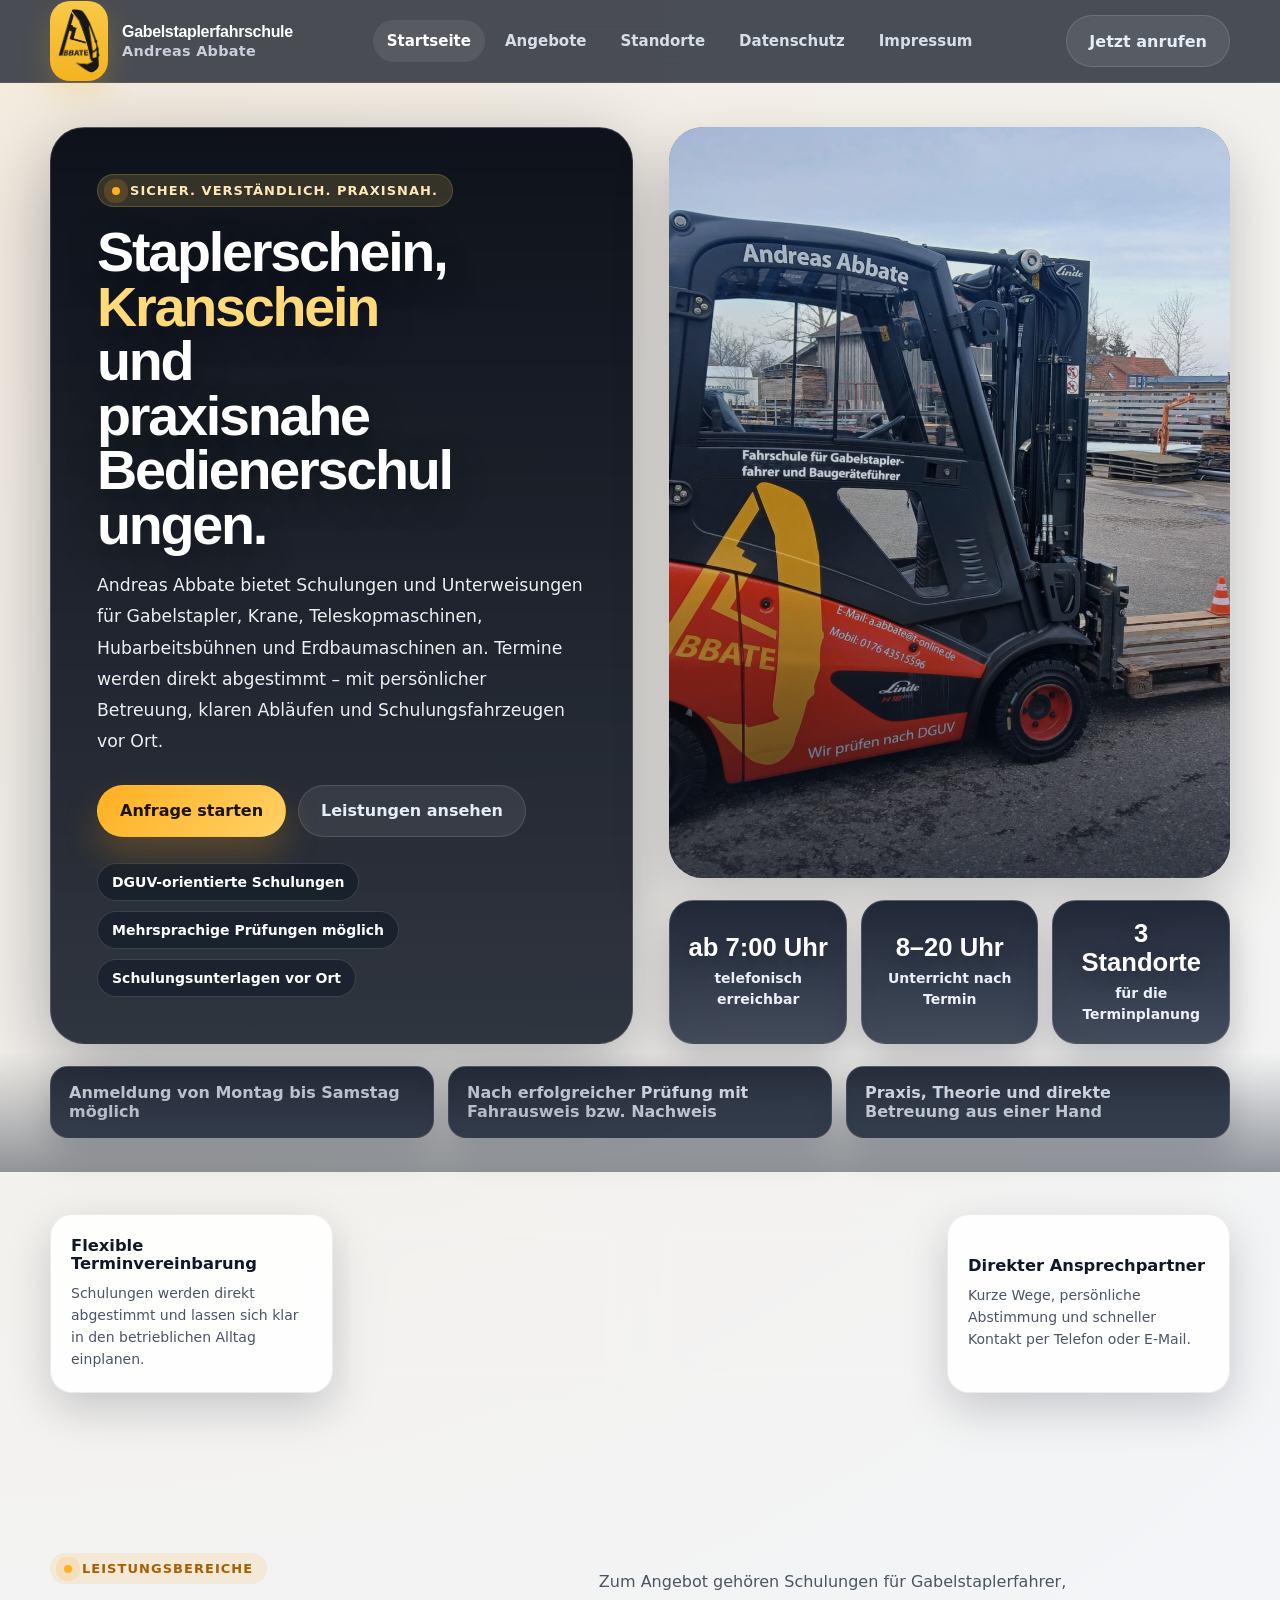
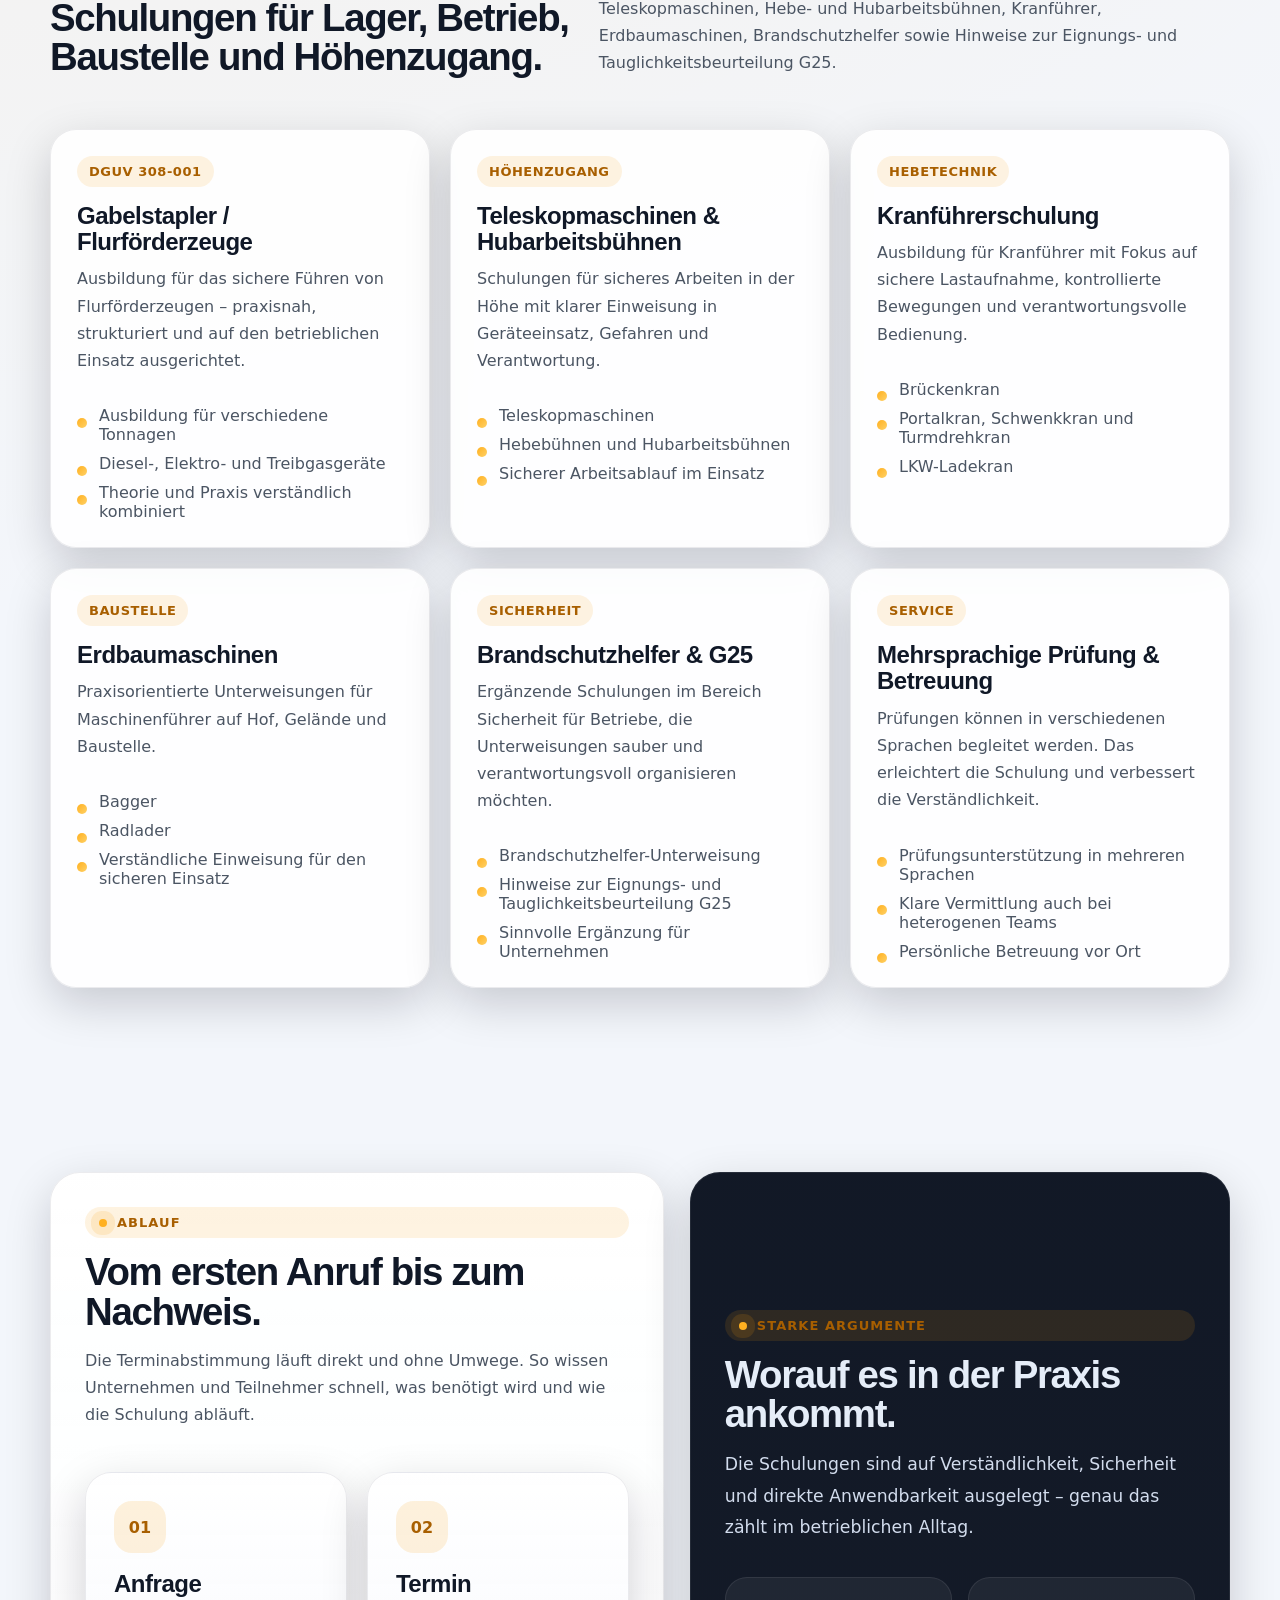
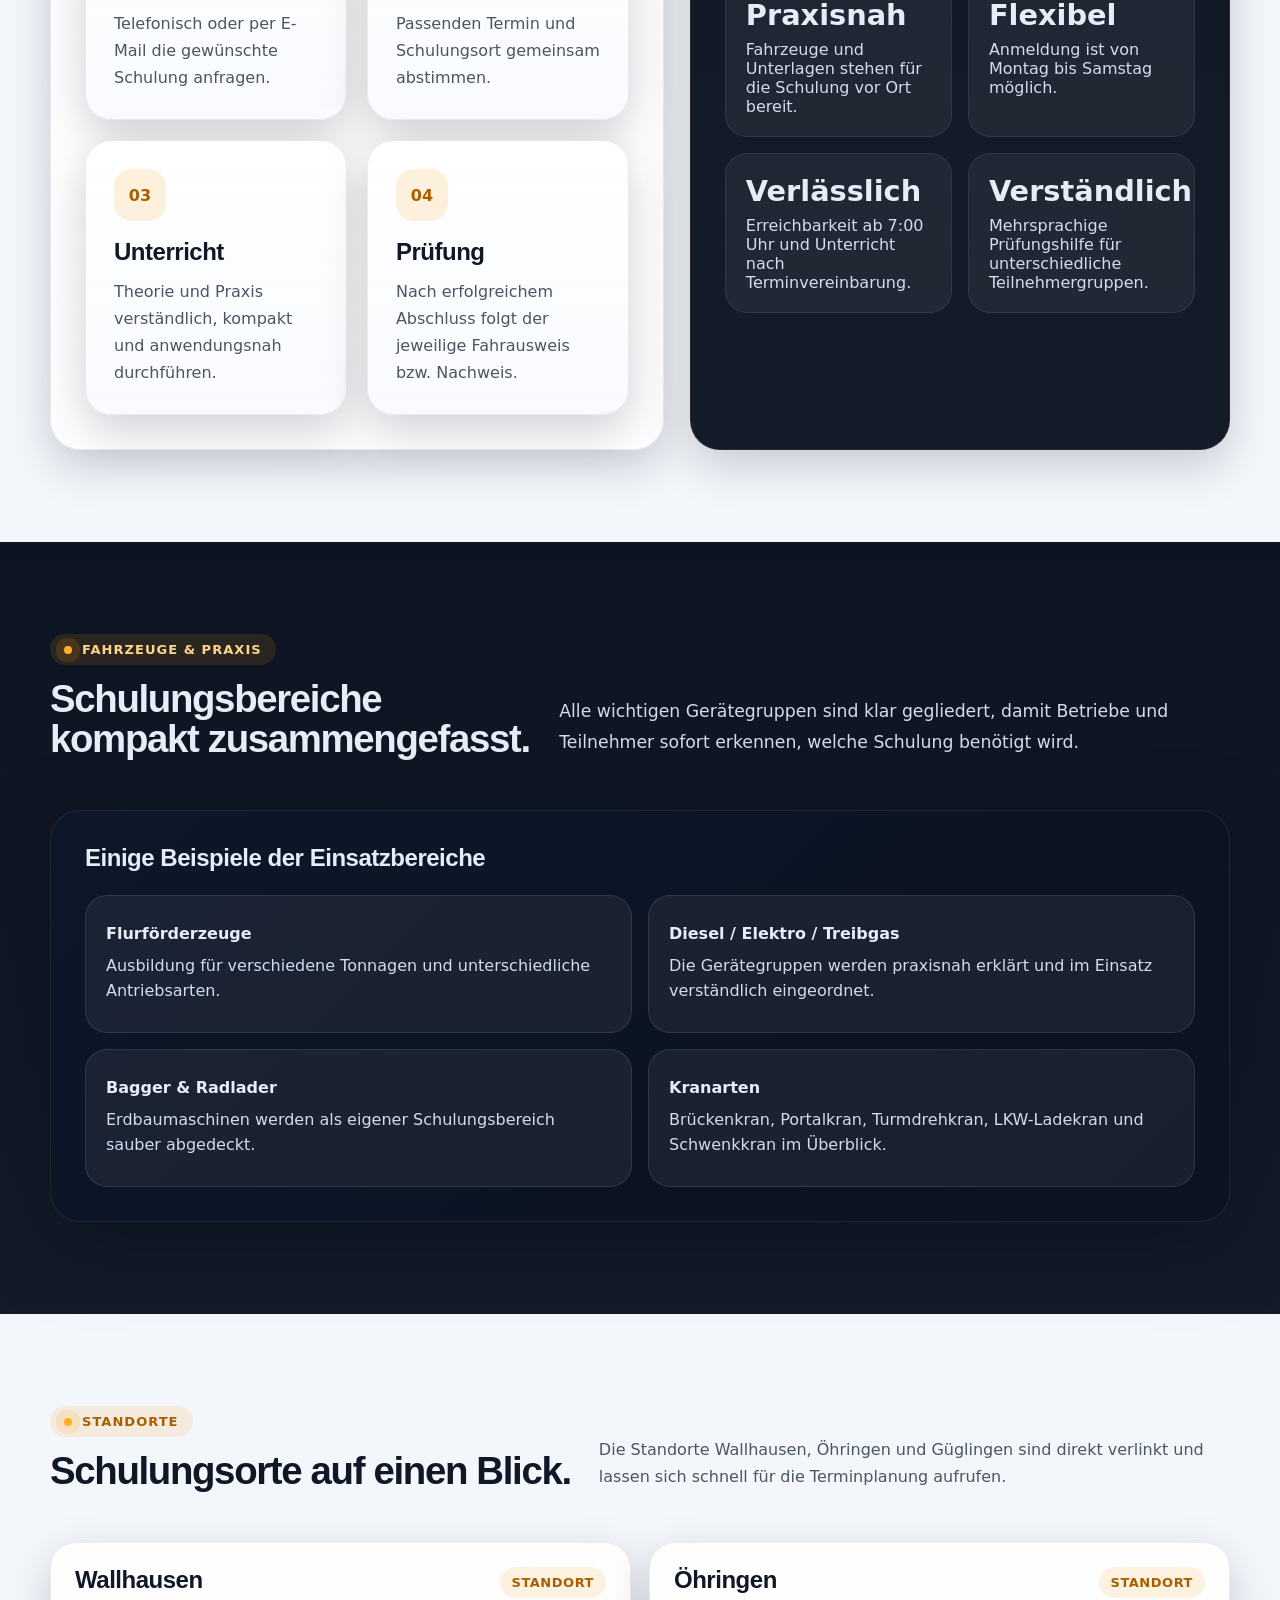
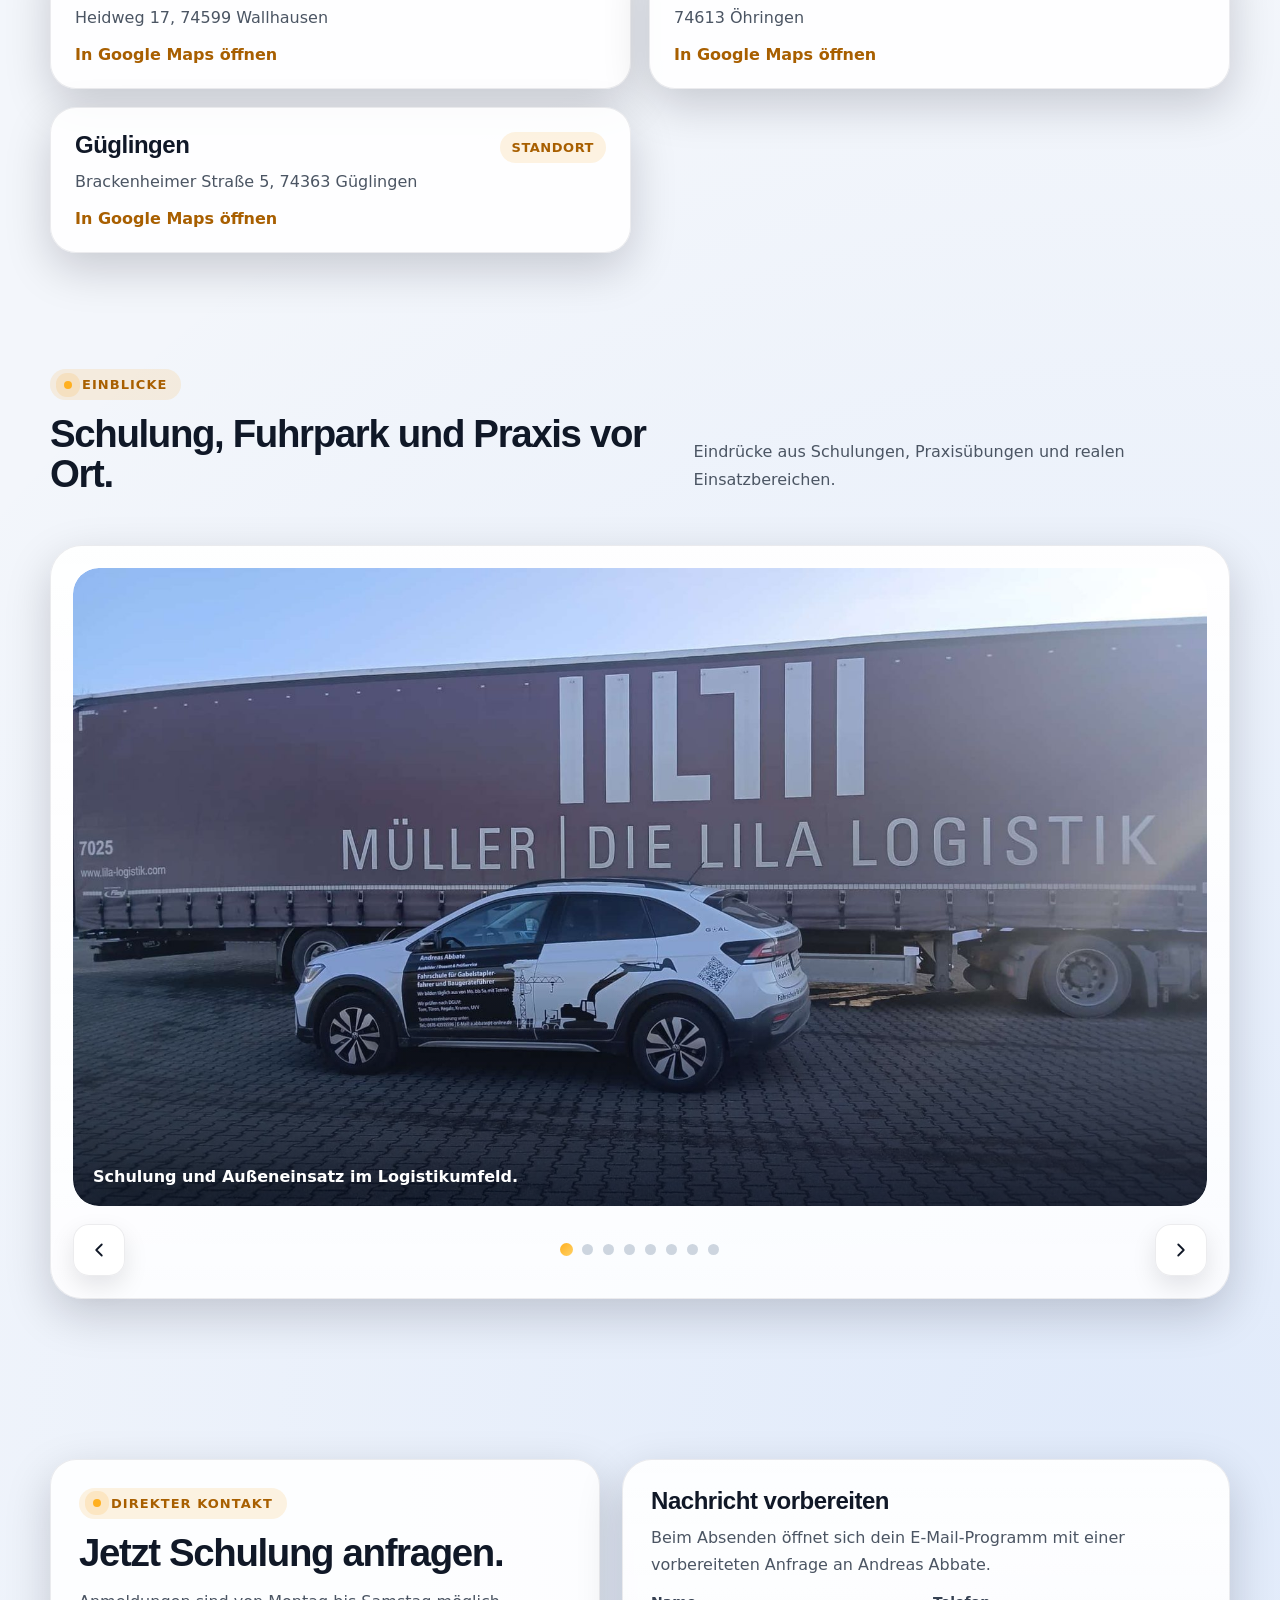
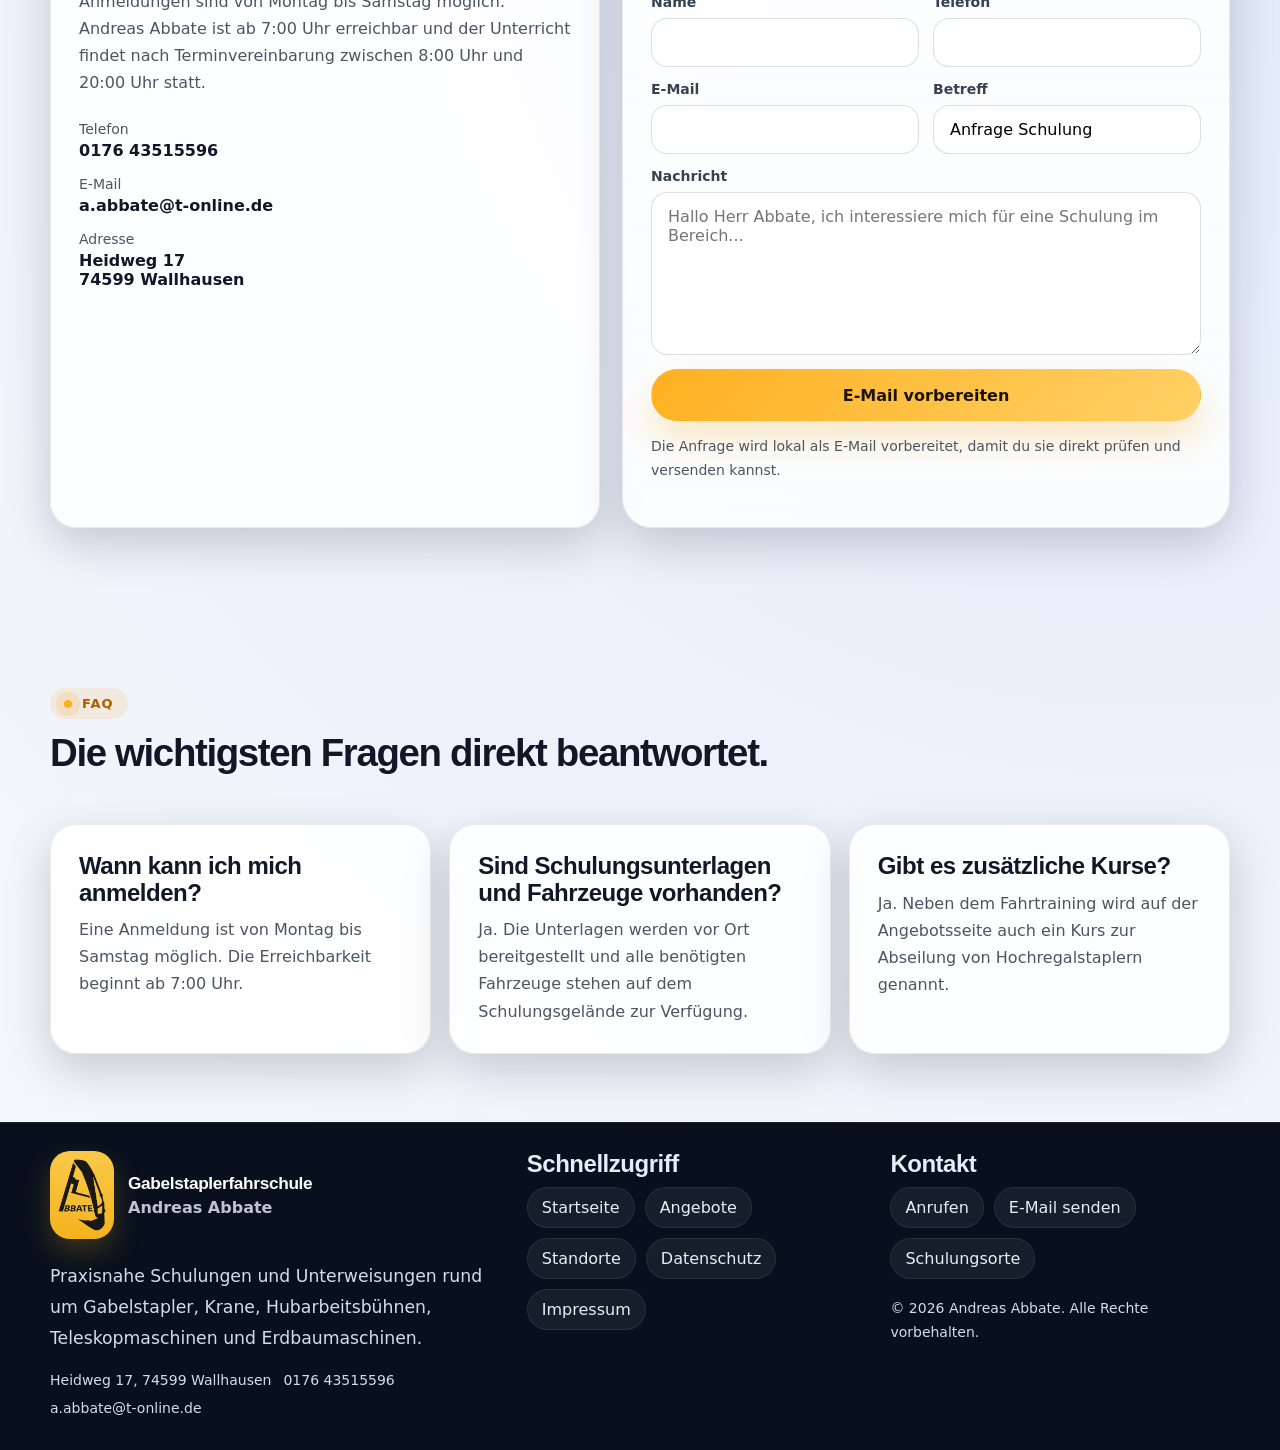
<file: index.html>
<!DOCTYPE html>

<html lang="de">
<head>
<meta charset="utf-8"/>
<meta content="width=device-width, initial-scale=1" name="viewport"/>
<title>Gabelstaplerfahrschule Andreas Abbate | Schulungen &amp; Unterweisungen</title>
<meta content="Schulungen für Gabelstapler, Krane, Hubarbeitsbühnen, Teleskopmaschinen und Erdbaumaschinen in Wallhausen, Öhringen und Güglingen." name="description"/>
<link href="https://gabelstaplerfahrschule-andreas.de/" rel="canonical"/>
<meta content="#0b1220" name="theme-color"/>
<meta content="Gabelstaplerfahrschule Andreas Abbate | Schulungen &amp; Unterweisungen" property="og:title"/>
<meta content="Praxisnahe Schulungen für Gabelstapler, Krane, Hubarbeitsbühnen, Teleskopmaschinen und Erdbaumaschinen." property="og:description"/>
<meta content="website" property="og:type"/>
<meta content="https://gabelstaplerfahrschule-andreas.de/" property="og:url"/>
<meta content="https://gabelstaplerfahrschule-andreas.de/assets/img/hero-home.jpg" property="og:image"/>
<link href="./assets/img/favicon.svg" rel="icon" type="image/svg+xml"/>
<link href="./assets/css/styles.css" rel="stylesheet"/>
<script type="application/ld+json">{"@context": "https://schema.org", "@type": "LocalBusiness", "name": "Gabelstaplerfahrschule Andreas Abbate", "email": "a.abbate@t-online.de", "telephone": "0176 43515596", "address": {"@type": "PostalAddress", "streetAddress": "Heidweg 17", "postalCode": "74599", "addressLocality": "Wallhausen", "addressCountry": "DE"}, "url": "https://gabelstaplerfahrschule-andreas.de/"}</script>
</head>
<body class="home">
<header class="site-header">
<div class="header-inner">
<a aria-label="Gabelstaplerfahrschule Andreas Abbate" class="brand" href="./"><img alt="Abbate Logo" class="brand-mark" src="./assets/img/logo-abbate.png"/><span class="brand-copy"><strong>Gabelstaplerfahrschule</strong><small>Andreas Abbate</small></span></a>
<div class="nav-wrap" data-nav-wrap="">
<nav aria-label="Hauptnavigation" class="nav">
<a class="is-active" href="./">Startseite</a><a href="./angebote/">Angebote</a><a href="./standorte/">Standorte</a><a href="./datenschutz/">Datenschutz</a><a href="./impressum/">Impressum</a>
</nav>
</div>
<div class="header-actions">
<a class="btn btn--ghost" href="tel:+4917643515596">Jetzt anrufen</a>
<button aria-expanded="false" aria-label="Menü öffnen" class="burger" data-burger="" type="button">
<svg aria-hidden="true" fill="none" height="22" viewbox="0 0 24 24" width="22"><path d="M4 7H20" stroke="currentColor" stroke-linecap="round" stroke-width="2"></path><path d="M4 12H20" stroke="currentColor" stroke-linecap="round" stroke-width="2"></path><path d="M4 17H20" stroke="currentColor" stroke-linecap="round" stroke-width="2"></path></svg>
</button>
</div>
</div>
</header>
<main>
<section class="hero">
<div class="hero-grid">
<div class="hero-copy" data-reveal="">
<span class="eyebrow">Sicher. Verständlich. Praxisnah.</span>
<h1>Staplerschein, <span class="hero-accent">Kranschein</span> und praxisnahe Bedienerschulungen.</h1>
<p class="lead">Andreas Abbate bietet Schulungen und Unterweisungen für Gabelstapler, Krane, Teleskopmaschinen, Hubarbeitsbühnen und Erdbaumaschinen an. Termine werden direkt abgestimmt – mit persönlicher Betreuung, klaren Abläufen und Schulungsfahrzeugen vor Ort.</p>
<div class="btn-row" style="margin-top:28px;">
<a class="btn btn--primary" href="#kontakt">Anfrage starten</a>
<a class="btn btn--ghost" href="./angebote/">Leistungen ansehen</a>
</div>
<div class="hero-badges">
<span class="badge">DGUV-orientierte Schulungen</span>
<span class="badge">Mehrsprachige Prüfungen möglich</span>
<span class="badge">Schulungsunterlagen vor Ort</span>
</div>
</div>
<div class="hero-side" data-reveal="">
<div aria-hidden="true" class="visual-card visual-card--photo visual-card--home"></div>
<div class="stat-panel">
<div class="stat-card"><strong>ab 7:00 Uhr</strong><span>telefonisch erreichbar</span></div>
<div class="stat-card"><strong>8–20 Uhr</strong><span>Unterricht nach Termin</span></div>
<div class="stat-card"><strong>3 Standorte</strong><span>für die Terminplanung</span></div>
</div>
</div>
</div>
<div class="info-marquee container" data-reveal="">
<div class="info-chip">Anmeldung von Montag bis Samstag möglich</div>
<div class="info-chip">Nach erfolgreicher Prüfung mit Fahrausweis bzw. Nachweis</div>
<div class="info-chip">Praxis, Theorie und direkte Betreuung aus einer Hand</div>
</div>
</section>
<section class="feature-band section--tight">
<div class="feature-grid">
<article class="feature-card" data-reveal="">
<strong>Flexible Terminvereinbarung</strong>
<p>Schulungen werden direkt abgestimmt und lassen sich klar in den betrieblichen Alltag einplanen.</p>
</article>
<article class="feature-card" data-reveal="">
<strong>Fahrzeuge am Schulungsgelände</strong>
<p>Die benötigten Fahrzeuge und Unterlagen stehen für die Schulung vor Ort bereit.</p>
</article>
<article class="feature-card" data-reveal="">
<strong>Mehrsprachige Unterstützung</strong>
<p>Prüfungen können in verschiedenen Sprachen unterstützt und verständlich begleitet werden.</p>
</article>
<article class="feature-card" data-reveal="">
<strong>Direkter Ansprechpartner</strong>
<p>Kurze Wege, persönliche Abstimmung und schneller Kontakt per Telefon oder E-Mail.</p>
</article>
</div>
</section>
<section class="section">
<div class="container">
<div class="section-head" data-reveal="">
<div>
<span class="eyebrow">Leistungsbereiche</span>
<h2>Schulungen für Lager, Betrieb, Baustelle und Höhenzugang.</h2>
</div>
<p class="body-copy">Zum Angebot gehören Schulungen für Gabelstaplerfahrer, Teleskopmaschinen, Hebe- und Hubarbeitsbühnen, Kranführer, Erdbaumaschinen, Brandschutzhelfer sowie Hinweise zur Eignungs- und Tauglichkeitsbeurteilung G25.</p>
</div>
<div class="card-grid">
<article class="service-card" data-reveal="">
<span class="tag">DGUV 308-001</span>
<div>
<h3>Gabelstapler / Flurförderzeuge</h3>
<p class="body-copy">Ausbildung für das sichere Führen von Flurförderzeugen – praxisnah, strukturiert und auf den betrieblichen Einsatz ausgerichtet.</p>
</div>
<ul><li>Ausbildung für verschiedene Tonnagen</li><li>Diesel-, Elektro- und Treibgasgeräte</li><li>Theorie und Praxis verständlich kombiniert</li></ul>
</article>
<article class="service-card" data-reveal="">
<span class="tag">Höhenzugang</span>
<div>
<h3>Teleskopmaschinen &amp; Hubarbeitsbühnen</h3>
<p class="body-copy">Schulungen für sicheres Arbeiten in der Höhe mit klarer Einweisung in Geräteeinsatz, Gefahren und Verantwortung.</p>
</div>
<ul><li>Teleskopmaschinen</li><li>Hebebühnen und Hubarbeitsbühnen</li><li>Sicherer Arbeitsablauf im Einsatz</li></ul>
</article>
<article class="service-card" data-reveal="">
<span class="tag">Hebetechnik</span>
<div>
<h3>Kranführerschulung</h3>
<p class="body-copy">Ausbildung für Kranführer mit Fokus auf sichere Lastaufnahme, kontrollierte Bewegungen und verantwortungsvolle Bedienung.</p>
</div>
<ul><li>Brückenkran</li><li>Portalkran, Schwenkkran und Turmdrehkran</li><li>LKW-Ladekran</li></ul>
</article>
<article class="service-card" data-reveal="">
<span class="tag">Baustelle</span>
<div>
<h3>Erdbaumaschinen</h3>
<p class="body-copy">Praxisorientierte Unterweisungen für Maschinenführer auf Hof, Gelände und Baustelle.</p>
</div>
<ul><li>Bagger</li><li>Radlader</li><li>Verständliche Einweisung für den sicheren Einsatz</li></ul>
</article>
<article class="service-card" data-reveal="">
<span class="tag">Sicherheit</span>
<div>
<h3>Brandschutzhelfer &amp; G25</h3>
<p class="body-copy">Ergänzende Schulungen im Bereich Sicherheit für Betriebe, die Unterweisungen sauber und verantwortungsvoll organisieren möchten.</p>
</div>
<ul><li>Brandschutzhelfer-Unterweisung</li><li>Hinweise zur Eignungs- und Tauglichkeitsbeurteilung G25</li><li>Sinnvolle Ergänzung für Unternehmen</li></ul>
</article>
<article class="service-card" data-reveal="">
<span class="tag">Service</span>
<div>
<h3>Mehrsprachige Prüfung &amp; Betreuung</h3>
<p class="body-copy">Prüfungen können in verschiedenen Sprachen begleitet werden. Das erleichtert die Schulung und verbessert die Verständlichkeit.</p>
</div>
<ul><li>Prüfungsunterstützung in mehreren Sprachen</li><li>Klare Vermittlung auch bei heterogenen Teams</li><li>Persönliche Betreuung vor Ort</li></ul>
</article>
</div>
</div>
</section>
<section class="section">
<div class="container split-section">
<div class="split-panel" data-reveal="">
<span class="eyebrow">Ablauf</span>
<h2>Vom ersten Anruf bis zum Nachweis.</h2>
<p class="body-copy">Die Terminabstimmung läuft direkt und ohne Umwege. So wissen Unternehmen und Teilnehmer schnell, was benötigt wird und wie die Schulung abläuft.</p>
<div class="process-grid" style="margin-top:28px;">
<article class="process-card"><div class="process-step">01</div><h3>Anfrage</h3><p>Telefonisch oder per E-Mail die gewünschte Schulung anfragen.</p></article>
<article class="process-card"><div class="process-step">02</div><h3>Termin</h3><p>Passenden Termin und Schulungsort gemeinsam abstimmen.</p></article>
<article class="process-card"><div class="process-step">03</div><h3>Unterricht</h3><p>Theorie und Praxis verständlich, kompakt und anwendungsnah durchführen.</p></article>
<article class="process-card"><div class="process-step">04</div><h3>Prüfung</h3><p>Nach erfolgreichem Abschluss folgt der jeweilige Fahrausweis bzw. Nachweis.</p></article>
</div>
</div>
<aside class="split-panel split-panel--dark" data-reveal="">
<span class="eyebrow">Starke Argumente</span>
<h2>Worauf es in der Praxis ankommt.</h2>
<p class="lead">Die Schulungen sind auf Verständlichkeit, Sicherheit und direkte Anwendbarkeit ausgelegt – genau das zählt im betrieblichen Alltag.</p>
<div class="metric-grid">
<div class="metric"><strong>Praxisnah</strong><span>Fahrzeuge und Unterlagen stehen für die Schulung vor Ort bereit.</span></div>
<div class="metric"><strong>Flexibel</strong><span>Anmeldung ist von Montag bis Samstag möglich.</span></div>
<div class="metric"><strong>Verlässlich</strong><span>Erreichbarkeit ab 7:00 Uhr und Unterricht nach Terminvereinbarung.</span></div>
<div class="metric"><strong>Verständlich</strong><span>Mehrsprachige Prüfungshilfe für unterschiedliche Teilnehmergruppen.</span></div>
</div>
</aside>
</div>
</section>
<section class="section surface-dark">
<div class="container">
<div class="section-head" data-reveal="">
<div>
<span class="eyebrow">Fahrzeuge &amp; Praxis</span>
<h2>Schulungsbereiche kompakt zusammengefasst.</h2>
</div>
<p class="lead">Alle wichtigen Gerätegruppen sind klar gegliedert, damit Betriebe und Teilnehmer sofort erkennen, welche Schulung benötigt wird.</p>
</div>
<div class="dark-showcase" data-reveal="">
<h3>Einige Beispiele der Einsatzbereiche</h3>
<div class="equipment-grid">
<div class="equipment-card"><strong>Flurförderzeuge</strong><p>Ausbildung für verschiedene Tonnagen und unterschiedliche Antriebsarten.</p></div>
<div class="equipment-card"><strong>Diesel / Elektro / Treibgas</strong><p>Die Gerätegruppen werden praxisnah erklärt und im Einsatz verständlich eingeordnet.</p></div>
<div class="equipment-card"><strong>Bagger &amp; Radlader</strong><p>Erdbaumaschinen werden als eigener Schulungsbereich sauber abgedeckt.</p></div>
<div class="equipment-card"><strong>Kranarten</strong><p>Brückenkran, Portalkran, Turmdrehkran, LKW-Ladekran und Schwenkkran im Überblick.</p></div>
</div>
</div>
</div>
</section>
<section class="section">
<div class="container">
<div class="section-head" data-reveal="">
<div>
<span class="eyebrow">Standorte</span>
<h2>Schulungsorte auf einen Blick.</h2>
</div>
<p class="body-copy">Die Standorte Wallhausen, Öhringen und Güglingen sind direkt verlinkt und lassen sich schnell für die Terminplanung aufrufen.</p>
</div>
<div class="location-grid">
<article class="location-card" data-reveal="">
<div class="location-top">
<div>
<h3>Wallhausen</h3>
<p>Heidweg 17, 74599 Wallhausen</p>
</div>
<span class="tag">Standort</span>
</div>
<a class="inline-link" href="https://www.google.com/maps/search/?api=1&amp;query=Heidweg+17+74599+Wallhausen" rel="noopener" target="_blank">In Google Maps öffnen</a>
</article>
<article class="location-card" data-reveal="">
<div class="location-top">
<div>
<h3>Öhringen</h3>
<p>74613 Öhringen</p>
</div>
<span class="tag">Standort</span>
</div>
<a class="inline-link" href="https://www.google.com/maps/search/?api=1&amp;query=74613+%C3%96hringen" rel="noopener" target="_blank">In Google Maps öffnen</a>
</article>
<article class="location-card" data-reveal="">
<div class="location-top">
<div>
<h3>Güglingen</h3>
<p>Brackenheimer Straße 5, 74363 Güglingen</p>
</div>
<span class="tag">Standort</span>
</div>
<a class="inline-link" href="https://www.google.com/maps/search/?api=1&amp;query=Brackenheimer+Stra%C3%9Fe+5+74363+G%C3%BCglingen" rel="noopener" target="_blank">In Google Maps öffnen</a>
</article>
</div>
</div>
</section>
</section>
<section class="section section--tight gallery-section">
<div class="container">
<div class="section-head" data-reveal="">
<div>
<span class="eyebrow">Einblicke</span>
<h2>Schulung, Fuhrpark und Praxis vor Ort.</h2>
</div>
<p class="body-copy">Eindrücke aus Schulungen, Praxisübungen und realen Einsatzbereichen.</p>
</div>
<div class="gallery-slider" data-gallery-slider data-reveal="">
<div class="gallery-viewport">
<div class="gallery-track">
<figure class="gallery-slide is-active"><img alt="Fahrzeug von Andreas Abbate vor einem Logistik-LKW" src="./assets/img/gallery-1.jpg"/><figcaption>Schulung und Außeneinsatz im Logistikumfeld.</figcaption></figure>
<figure class="gallery-slide"><img alt="Zwei beschriftete Schulungsfahrzeuge auf einem Platz" src="./assets/img/gallery-2.jpg"/><figcaption>Praxisnahe Schulungen mit Fahrzeugen vor Ort.</figcaption></figure>
<figure class="gallery-slide"><img alt="Andreas Abbate auf einem gelben Flurförderzeug" src="./assets/img/gallery-3.jpg"/><figcaption>Direkte Einweisung und Betreuung im praktischen Einsatz.</figcaption></figure>
<figure class="gallery-slide"><img alt="Gabelstapler, weiteres Fahrzeug und Auto auf dem Schulungsgelände" src="./assets/img/gallery-4.jpg"/><figcaption>Schulungsfahrzeuge und Geräte am Gelände verfügbar.</figcaption></figure>
<figure class="gallery-slide"><img alt="Gabelstapler im Einsatz auf dem Schulungsgelände" src="./assets/img/gallery-5.jpg"/><figcaption>Praxisübungen für den sicheren Umgang mit Flurförderzeugen.</figcaption></figure>
<figure class="gallery-slide"><img alt="Teilnehmer in einem Schulungsraum während der Theorieeinheit" src="./assets/img/gallery-6.jpg"/><figcaption>Theorie und Praxis werden verständlich kombiniert.</figcaption></figure>
<figure class="gallery-slide"><img alt="Abseilübung an einem Hochregalstapler" src="./assets/img/gallery-7.jpg"/><figcaption>Zusatzkurs zur Abseilung von Hochregalstaplern.</figcaption></figure>
<figure class="gallery-slide"><img alt="Abseilübung an einem Hochregalstapler in einem Lager" src="./assets/img/gallery-8.jpg"/><figcaption>Realistische Übungen für besondere Einsatzsituationen.</figcaption></figure>
</div>
</div>
<div class="gallery-controls" aria-label="Galerie Navigation">
<button aria-label="Vorheriges Bild" class="gallery-arrow" data-gallery-prev type="button">
<svg aria-hidden="true" fill="none" height="22" viewBox="0 0 24 24" width="22"><path d="M15 18L9 12L15 6" stroke="currentColor" stroke-linecap="round" stroke-linejoin="round" stroke-width="2"/></svg>
</button>
<div class="gallery-dots" data-gallery-dots></div>
<button aria-label="Nächstes Bild" class="gallery-arrow" data-gallery-next type="button">
<svg aria-hidden="true" fill="none" height="22" viewBox="0 0 24 24" width="22"><path d="M9 18L15 12L9 6" stroke="currentColor" stroke-linecap="round" stroke-linejoin="round" stroke-width="2"/></svg>
</button>
</div>
</div>
</div>
</section>
<section class="section" id="kontakt">
<div class="container contact-wrap">
<div class="info-card" data-reveal="">
<span class="eyebrow">Direkter Kontakt</span>
<h2>Jetzt Schulung anfragen.</h2>
<p class="body-copy">Anmeldungen sind von Montag bis Samstag möglich. Andreas Abbate ist ab 7:00 Uhr erreichbar und der Unterricht findet nach Terminvereinbarung zwischen 8:00 Uhr und 20:00 Uhr statt.</p>
<div class="contact-list">
<div class="contact-item"><span>Telefon</span><strong><a href="tel:+4917643515596">0176 43515596</a></strong></div>
<div class="contact-item"><span>E-Mail</span><strong><a href="mailto:a.abbate@t-online.de">a.abbate@t-online.de</a></strong></div>
<div class="contact-item"><span>Adresse</span><strong>Heidweg 17<br/>74599 Wallhausen</strong></div>
</div>
</div>
<div class="form-card" data-reveal="">
<h3>Nachricht vorbereiten</h3>
<p class="body-copy">Beim Absenden öffnet sich dein E-Mail-Programm mit einer vorbereiteten Anfrage an Andreas Abbate.</p>
<form class="form-grid" data-contact-form="">
<div class="field"><label for="name">Name</label><input id="name" name="name" required=""/></div>
<div class="field"><label for="phone">Telefon</label><input id="phone" name="phone"/></div>
<div class="field"><label for="email">E-Mail</label><input id="email" name="email" required="" type="email"/></div>
<div class="field"><label for="subject">Betreff</label><input id="subject" name="subject" value="Anfrage Schulung"/></div>
<div class="field field--full"><label for="message">Nachricht</label><textarea id="message" name="message" placeholder="Hallo Herr Abbate, ich interessiere mich für eine Schulung im Bereich..." required="" rows="7"></textarea></div>
<div class="field field--full"><button class="btn btn--primary" type="submit">E-Mail vorbereiten</button></div>
</form>
<p class="form-note">Die Anfrage wird lokal als E-Mail vorbereitet, damit du sie direkt prüfen und versenden kannst.</p>
<div class="form-success" data-form-success="">Dein E-Mail-Programm wurde geöffnet und die Anfrage vorbereitet.</div>
</div>
</div>
</section>
<section class="section section--tight">
<div class="container">
<div class="section-head" data-reveal="">
<div>
<span class="eyebrow">FAQ</span>
<h2>Die wichtigsten Fragen direkt beantwortet.</h2>
</div>
</div>
<div class="faq-grid">
<article class="faq-item" data-reveal=""><h3>Wann kann ich mich anmelden?</h3><p>Eine Anmeldung ist von Montag bis Samstag möglich. Die Erreichbarkeit beginnt ab 7:00 Uhr.</p></article>
<article class="faq-item" data-reveal=""><h3>Sind Schulungsunterlagen und Fahrzeuge vorhanden?</h3><p>Ja. Die Unterlagen werden vor Ort bereitgestellt und alle benötigten Fahrzeuge stehen auf dem Schulungsgelände zur Verfügung.</p></article>
<article class="faq-item" data-reveal=""><h3>Gibt es zusätzliche Kurse?</h3><p>Ja. Neben dem Fahrtraining wird auf der Angebotsseite auch ein Kurs zur Abseilung von Hochregalstaplern genannt.</p></article>
</div>
</div>
</section>
</main>
<footer class="site-footer">
<div class="footer-grid">
<div><div class="footer-brand"><img alt="Abbate Logo" class="brand-mark" src="./assets/img/logo-abbate.png"/><div class="footer-brand-copy"><strong>Gabelstaplerfahrschule</strong><span>Andreas Abbate</span></div></div>

<p class="lead" style="margin-top:18px; max-width:46ch;">Praxisnahe Schulungen und Unterweisungen rund um Gabelstapler, Krane, Hubarbeitsbühnen, Teleskopmaschinen und Erdbaumaschinen.</p>
<div class="footer-meta">
<span>Heidweg 17, 74599 Wallhausen</span>
<span>0176 43515596</span>
<span>a.abbate@t-online.de</span>
</div>
</div>
<div>
<h3>Schnellzugriff</h3>
<div class="footer-links">
<a href="./">Startseite</a>
<a href="./angebote/">Angebote</a>
<a href="./standorte/">Standorte</a>
<a href="./datenschutz/">Datenschutz</a>
<a href="./impressum/">Impressum</a>
</div>
</div>
<div>
<h3>Kontakt</h3>
<div class="footer-links">
<a href="tel:+4917643515596">Anrufen</a>
<a href="mailto:a.abbate@t-online.de">E-Mail senden</a>
<a href="./standorte/">Schulungsorte</a>
</div>
<p class="small-note" style="margin-top:18px; color:var(--text-soft);">© <span data-year=""></span> Andreas Abbate. Alle Rechte vorbehalten.</p>
</div>
</div>
</footer>
<script src="./assets/js/main.js"></script>
</body>
</html>
</file>
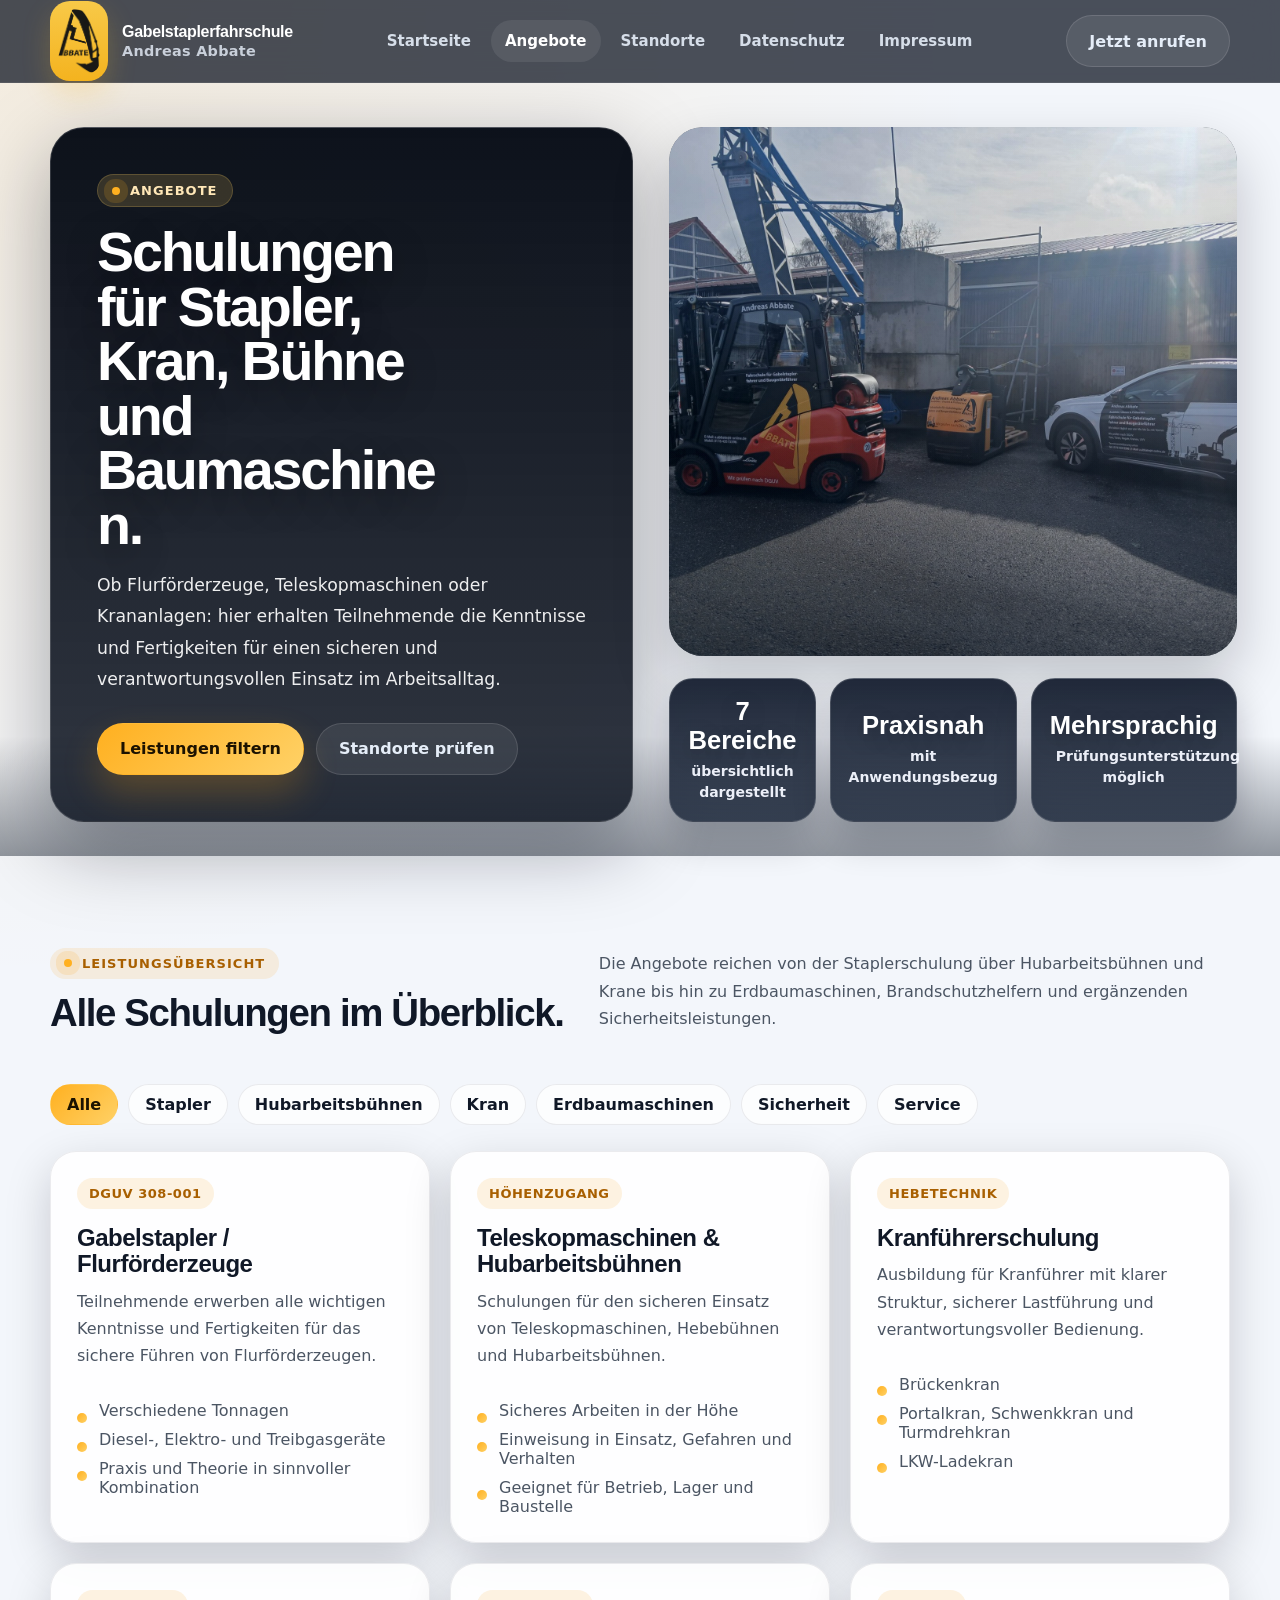
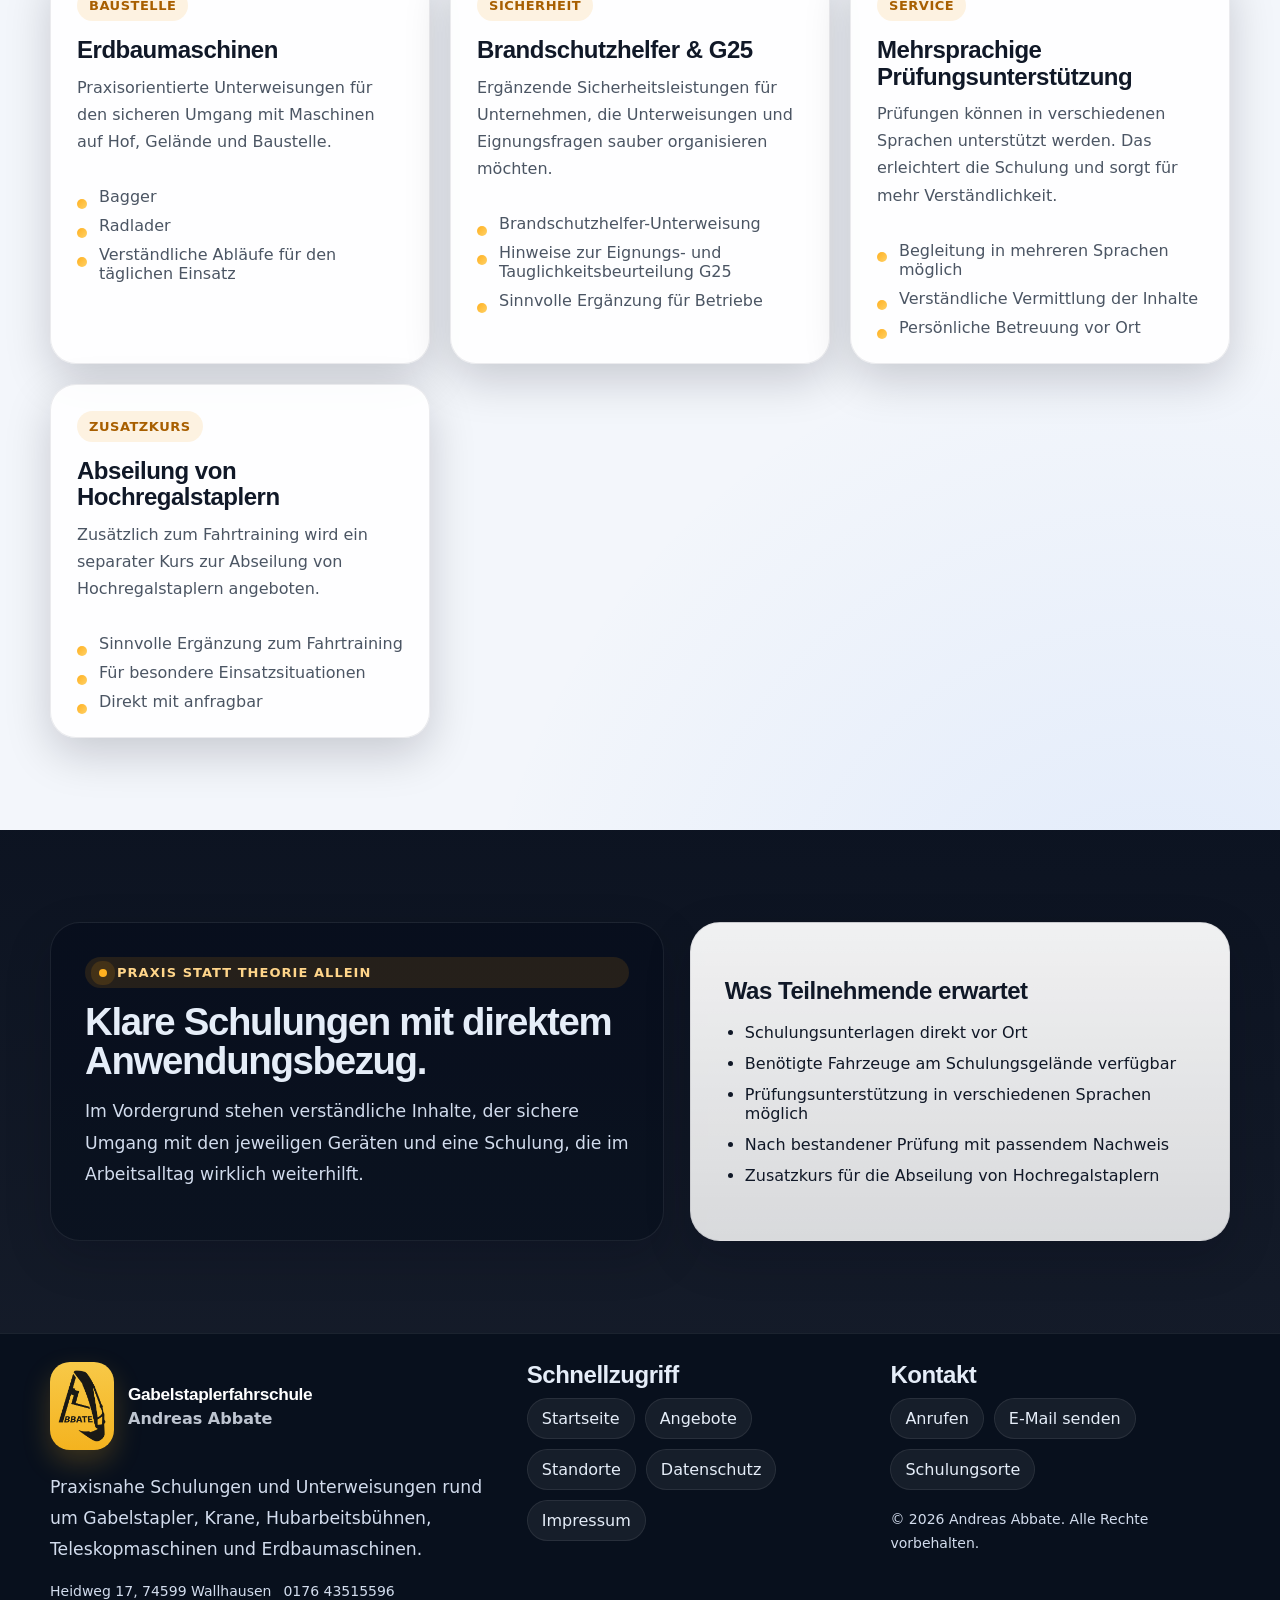
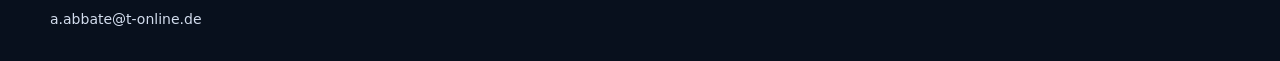
<file: angebote/index.html>
<!DOCTYPE html>

<html lang="de">
<head>
<meta charset="utf-8"/>
<meta content="width=device-width, initial-scale=1" name="viewport"/>
<title>Angebote | Gabelstaplerfahrschule Andreas Abbate</title>
<meta content="Leistungen im Überblick: Staplerschulung, Kran, Hubarbeitsbühnen, Teleskopmaschinen, Erdbaumaschinen und Sicherheitsleistungen." name="description"/>
<link href="https://gabelstaplerfahrschule-andreas.de/angebote/" rel="canonical"/>
<meta content="#0b1220" name="theme-color"/>
<meta content="Angebote | Gabelstaplerfahrschule Andreas Abbate" property="og:title"/>
<meta content="Alle Schulungen und Unterweisungen übersichtlich dargestellt." property="og:description"/>
<meta content="website" property="og:type"/>
<meta content="https://gabelstaplerfahrschule-andreas.de/angebote/" property="og:url"/>
<meta content="https://gabelstaplerfahrschule-andreas.de/assets/img/hero-grid.svg" property="og:image"/>
<link href="../assets/img/favicon.svg" rel="icon" type="image/svg+xml"/>
<link href="../assets/css/styles.css" rel="stylesheet"/>
<script type="application/ld+json">{"@context": "https://schema.org", "@type": "LocalBusiness", "name": "Gabelstaplerfahrschule Andreas Abbate", "email": "a.abbate@t-online.de", "telephone": "0176 43515596", "address": {"@type": "PostalAddress", "streetAddress": "Heidweg 17", "postalCode": "74599", "addressLocality": "Wallhausen", "addressCountry": "DE"}, "url": "https://gabelstaplerfahrschule-andreas.de/"}</script>
</head>
<body class="subpage">
<header class="site-header">
<div class="header-inner">
<a aria-label="Gabelstaplerfahrschule Andreas Abbate" class="brand" href="../"><img alt="Abbate Logo" class="brand-mark" src="../assets/img/logo-abbate.png"/><span class="brand-copy"><strong>Gabelstaplerfahrschule</strong><small>Andreas Abbate</small></span></a>
<div class="nav-wrap" data-nav-wrap="">
<nav aria-label="Hauptnavigation" class="nav">
<a href="../">Startseite</a><a class="is-active" href="../angebote/">Angebote</a><a href="../standorte/">Standorte</a><a href="../datenschutz/">Datenschutz</a><a href="../impressum/">Impressum</a>
</nav>
</div>
<div class="header-actions">
<a class="btn btn--ghost" href="tel:+4917643515596">Jetzt anrufen</a>
<button aria-expanded="false" aria-label="Menü öffnen" class="burger" data-burger="" type="button">
<svg aria-hidden="true" fill="none" height="22" viewbox="0 0 24 24" width="22"><path d="M4 7H20" stroke="currentColor" stroke-linecap="round" stroke-width="2"></path><path d="M4 12H20" stroke="currentColor" stroke-linecap="round" stroke-width="2"></path><path d="M4 17H20" stroke="currentColor" stroke-linecap="round" stroke-width="2"></path></svg>
</button>
</div>
</div>
</header>
<main>
<section class="hero">
<div class="hero-grid">
<div class="hero-copy" data-reveal="">
<span class="eyebrow">Angebote</span>
<h1>Schulungen für Stapler, Kran, Bühne und Baumaschinen.</h1>
<p class="lead">Ob Flurförderzeuge, Teleskopmaschinen oder Krananlagen: hier erhalten Teilnehmende die Kenntnisse und Fertigkeiten für einen sicheren und verantwortungsvollen Einsatz im Arbeitsalltag.</p>
<div class="btn-row" style="margin-top:28px;">
<a class="btn btn--primary" href="#leistungen">Leistungen filtern</a>
<a class="btn btn--ghost" href="../standorte/">Standorte prüfen</a>
</div>
</div>
<div class="hero-side" data-reveal="">
<div aria-hidden="true" class="visual-card visual-card--photo visual-card--angebote"></div>
<div class="stat-panel">
<div class="stat-card"><strong>7 Bereiche</strong><span>übersichtlich dargestellt</span></div>
<div class="stat-card"><strong>Praxisnah</strong><span>mit Anwendungsbezug</span></div>
<div class="stat-card"><strong>Mehrsprachig</strong><span>Prüfungsunterstützung möglich</span></div>
</div>
</div>
</div>
</section>
<section class="section" id="leistungen">
<div class="container">
<div class="section-head" data-reveal="">
<div>
<span class="eyebrow">Leistungsübersicht</span>
<h2>Alle Schulungen im Überblick.</h2>
</div>
<p class="body-copy">Die Angebote reichen von der Staplerschulung über Hubarbeitsbühnen und Krane bis hin zu Erdbaumaschinen, Brandschutzhelfern und ergänzenden Sicherheitsleistungen.</p>
</div>
<div class="filter-bar" data-reveal="">
<button class="filter-btn is-active" data-filter="all" type="button">Alle</button>
<button class="filter-btn" data-filter="stapler" type="button">Stapler</button>
<button class="filter-btn" data-filter="hoehe" type="button">Hubarbeitsbühnen</button>
<button class="filter-btn" data-filter="kran" type="button">Kran</button>
<button class="filter-btn" data-filter="erdbau" type="button">Erdbaumaschinen</button>
<button class="filter-btn" data-filter="sicherheit" type="button">Sicherheit</button>
<button class="filter-btn" data-filter="service" type="button">Service</button>
</div>
<div class="card-grid">
<article class="service-card" data-category="stapler" data-reveal="" data-service-card="">
<span class="tag">DGUV 308-001</span>
<div>
<h3>Gabelstapler / Flurförderzeuge</h3>
<p class="body-copy">Teilnehmende erwerben alle wichtigen Kenntnisse und Fertigkeiten für das sichere Führen von Flurförderzeugen.</p>
</div>
<ul><li>Verschiedene Tonnagen</li><li>Diesel-, Elektro- und Treibgasgeräte</li><li>Praxis und Theorie in sinnvoller Kombination</li></ul>
</article>
<article class="service-card" data-category="hoehe" data-reveal="" data-service-card="">
<span class="tag">Höhenzugang</span>
<div>
<h3>Teleskopmaschinen &amp; Hubarbeitsbühnen</h3>
<p class="body-copy">Schulungen für den sicheren Einsatz von Teleskopmaschinen, Hebebühnen und Hubarbeitsbühnen.</p>
</div>
<ul><li>Sicheres Arbeiten in der Höhe</li><li>Einweisung in Einsatz, Gefahren und Verhalten</li><li>Geeignet für Betrieb, Lager und Baustelle</li></ul>
</article>
<article class="service-card" data-category="kran" data-reveal="" data-service-card="">
<span class="tag">Hebetechnik</span>
<div>
<h3>Kranführerschulung</h3>
<p class="body-copy">Ausbildung für Kranführer mit klarer Struktur, sicherer Lastführung und verantwortungsvoller Bedienung.</p>
</div>
<ul><li>Brückenkran</li><li>Portalkran, Schwenkkran und Turmdrehkran</li><li>LKW-Ladekran</li></ul>
</article>
<article class="service-card" data-category="erdbau" data-reveal="" data-service-card="">
<span class="tag">Baustelle</span>
<div>
<h3>Erdbaumaschinen</h3>
<p class="body-copy">Praxisorientierte Unterweisungen für den sicheren Umgang mit Maschinen auf Hof, Gelände und Baustelle.</p>
</div>
<ul><li>Bagger</li><li>Radlader</li><li>Verständliche Abläufe für den täglichen Einsatz</li></ul>
</article>
<article class="service-card" data-category="sicherheit" data-reveal="" data-service-card="">
<span class="tag">Sicherheit</span>
<div>
<h3>Brandschutzhelfer &amp; G25</h3>
<p class="body-copy">Ergänzende Sicherheitsleistungen für Unternehmen, die Unterweisungen und Eignungsfragen sauber organisieren möchten.</p>
</div>
<ul><li>Brandschutzhelfer-Unterweisung</li><li>Hinweise zur Eignungs- und Tauglichkeitsbeurteilung G25</li><li>Sinnvolle Ergänzung für Betriebe</li></ul>
</article>
<article class="service-card" data-category="service" data-reveal="" data-service-card="">
<span class="tag">Service</span>
<div>
<h3>Mehrsprachige Prüfungsunterstützung</h3>
<p class="body-copy">Prüfungen können in verschiedenen Sprachen unterstützt werden. Das erleichtert die Schulung und sorgt für mehr Verständlichkeit.</p>
</div>
<ul><li>Begleitung in mehreren Sprachen möglich</li><li>Verständliche Vermittlung der Inhalte</li><li>Persönliche Betreuung vor Ort</li></ul>
</article>
<article class="service-card" data-category="service" data-reveal="" data-service-card="">
<span class="tag">Zusatzkurs</span>
<div>
<h3>Abseilung von Hochregalstaplern</h3>
<p class="body-copy">Zusätzlich zum Fahrtraining wird ein separater Kurs zur Abseilung von Hochregalstaplern angeboten.</p>
</div>
<ul><li>Sinnvolle Ergänzung zum Fahrtraining</li><li>Für besondere Einsatzsituationen</li><li>Direkt mit anfragbar</li></ul>
</article>
</div>
</div>
</section>
<section class="section surface-dark">
<div class="container split-section">
<div class="split-panel split-panel--dark" data-reveal="">
<span class="eyebrow">Praxis statt Theorie allein</span>
<h2>Klare Schulungen mit direktem Anwendungsbezug.</h2>
<p class="lead">Im Vordergrund stehen verständliche Inhalte, der sichere Umgang mit den jeweiligen Geräten und eine Schulung, die im Arbeitsalltag wirklich weiterhilft.</p>
</div>
<div class="split-panel split-panel--list" data-reveal="">
<h3 class="split-panel-title">Was Teilnehmende erwartet</h3>
<ul class="bullet-list bullet-list--dark">
<li>Schulungsunterlagen direkt vor Ort</li>
<li>Benötigte Fahrzeuge am Schulungsgelände verfügbar</li>
<li>Prüfungsunterstützung in verschiedenen Sprachen möglich</li>
<li>Nach bestandener Prüfung mit passendem Nachweis</li>
<li>Zusatzkurs für die Abseilung von Hochregalstaplern</li>
</ul>
</div>
</div>
</section>
</main>
<footer class="site-footer">
<div class="footer-grid">
<div><div class="footer-brand"><img alt="Abbate Logo" class="brand-mark" src="../assets/img/logo-abbate.png"/><div class="footer-brand-copy"><strong>Gabelstaplerfahrschule</strong><span>Andreas Abbate</span></div></div>

<p class="lead" style="margin-top:18px; max-width:46ch;">Praxisnahe Schulungen und Unterweisungen rund um Gabelstapler, Krane, Hubarbeitsbühnen, Teleskopmaschinen und Erdbaumaschinen.</p>
<div class="footer-meta">
<span>Heidweg 17, 74599 Wallhausen</span>
<span>0176 43515596</span>
<span>a.abbate@t-online.de</span>
</div>
</div>
<div>
<h3>Schnellzugriff</h3>
<div class="footer-links">
<a href="../">Startseite</a>
<a href="../angebote/">Angebote</a>
<a href="../standorte/">Standorte</a>
<a href="../datenschutz/">Datenschutz</a>
<a href="../impressum/">Impressum</a>
</div>
</div>
<div>
<h3>Kontakt</h3>
<div class="footer-links">
<a href="tel:+4917643515596">Anrufen</a>
<a href="mailto:a.abbate@t-online.de">E-Mail senden</a>
<a href="../standorte/">Schulungsorte</a>
</div>
<p class="small-note" style="margin-top:18px; color:var(--text-soft);">© <span data-year=""></span> Andreas Abbate. Alle Rechte vorbehalten.</p>
</div>
</div>
</footer>
<script src="../assets/js/main.js"></script>
</body>
</html>
</file>
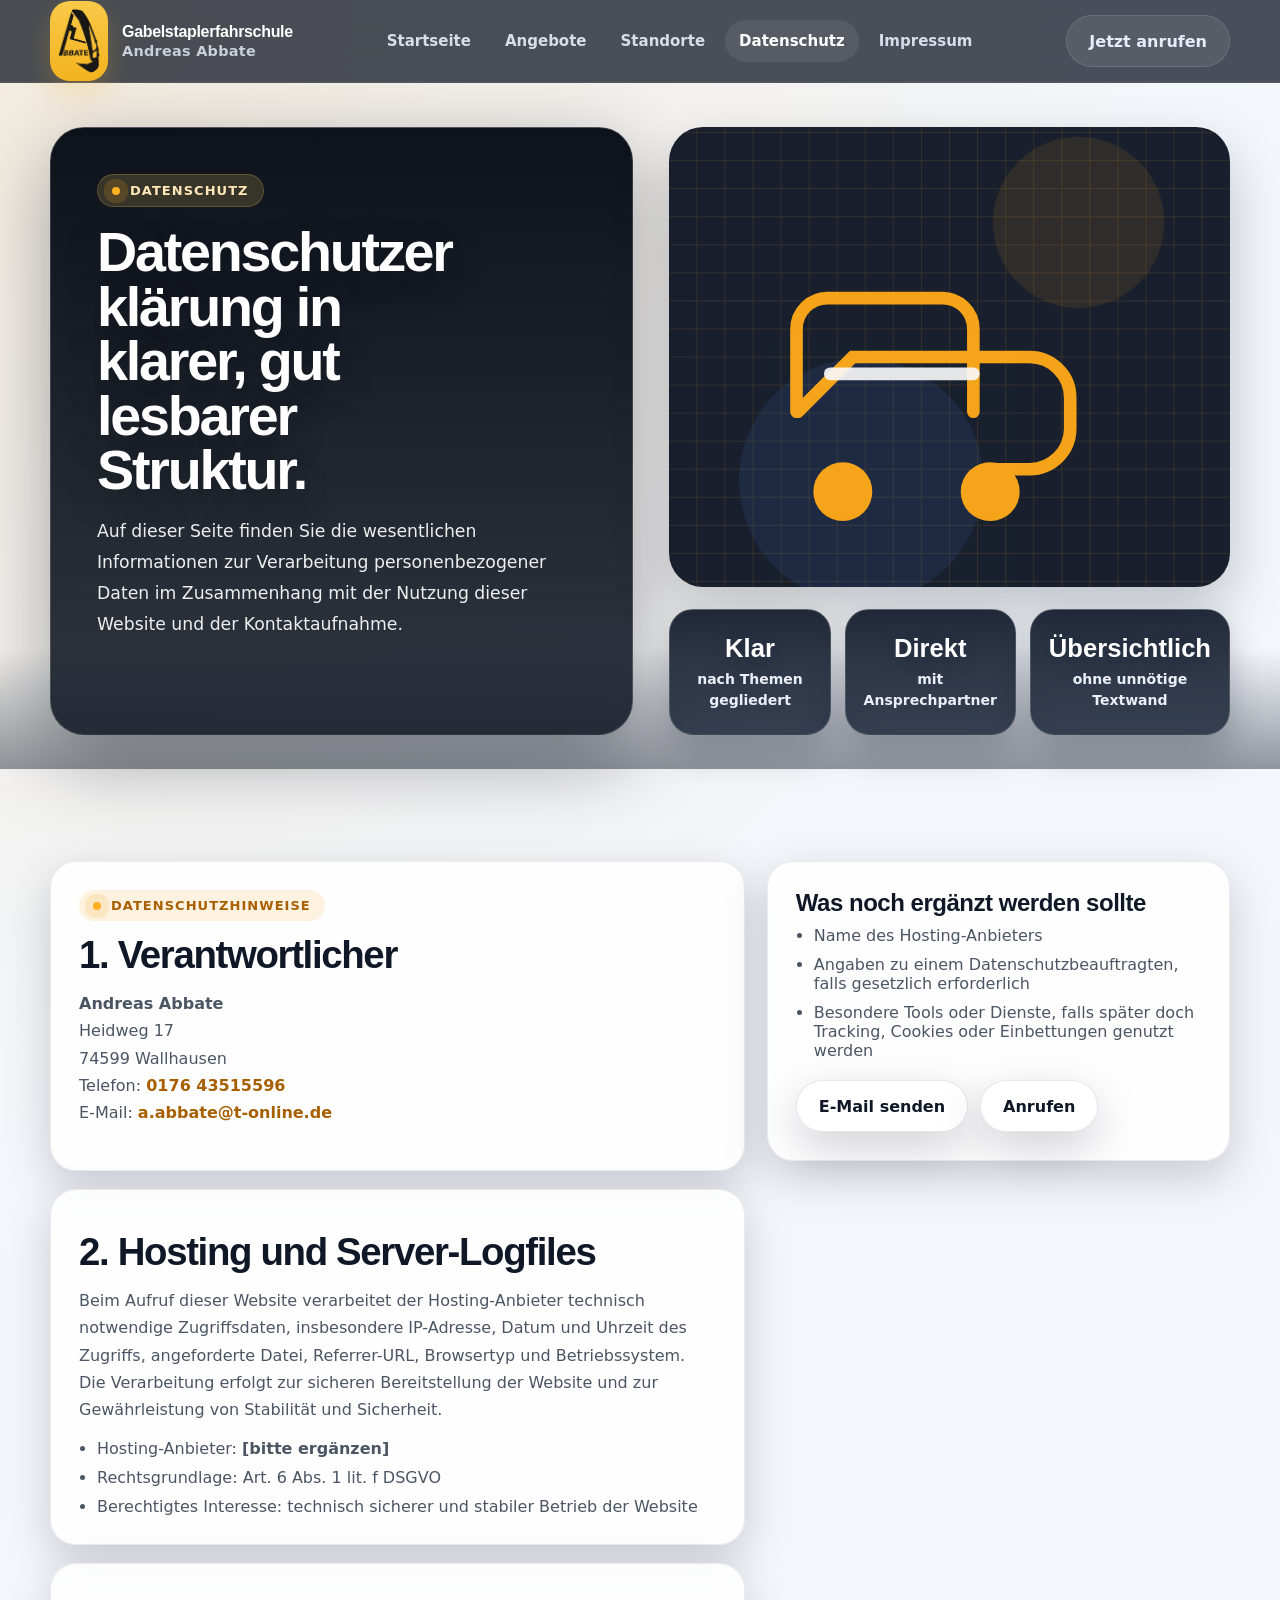
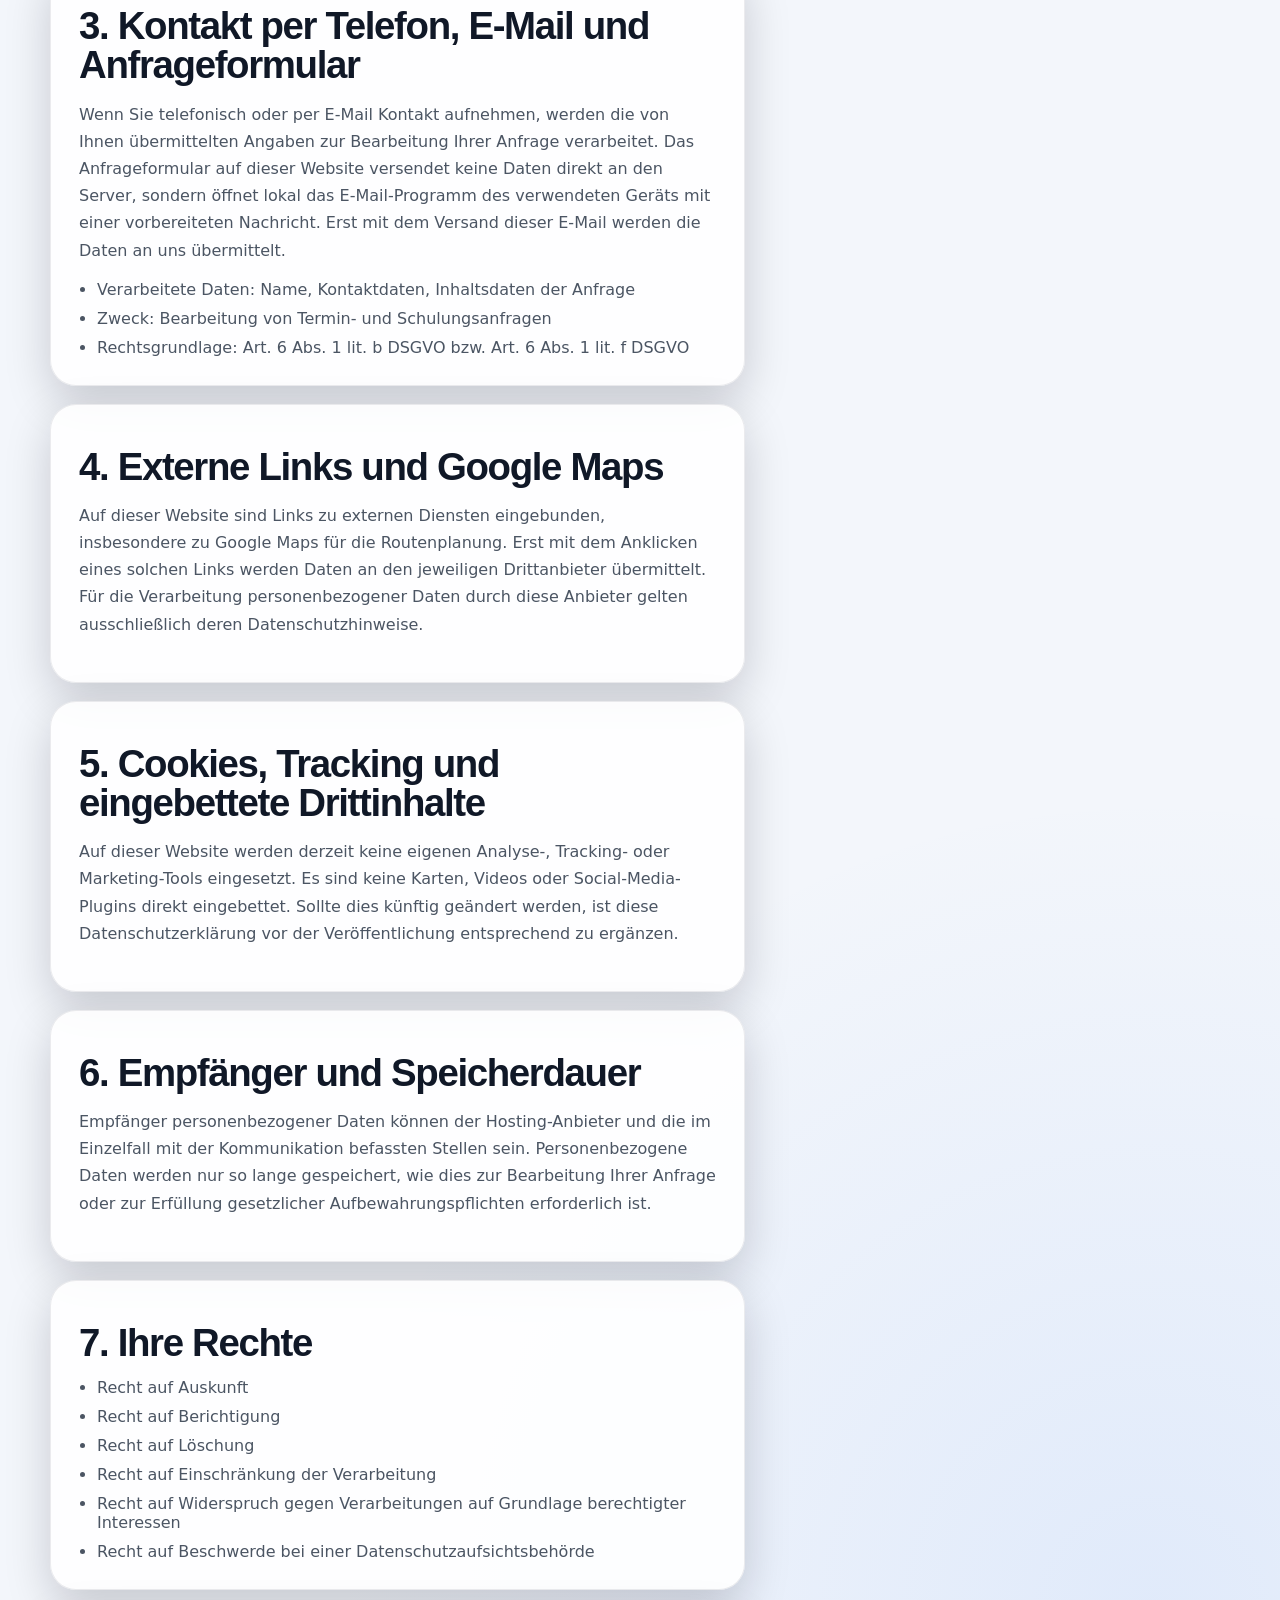
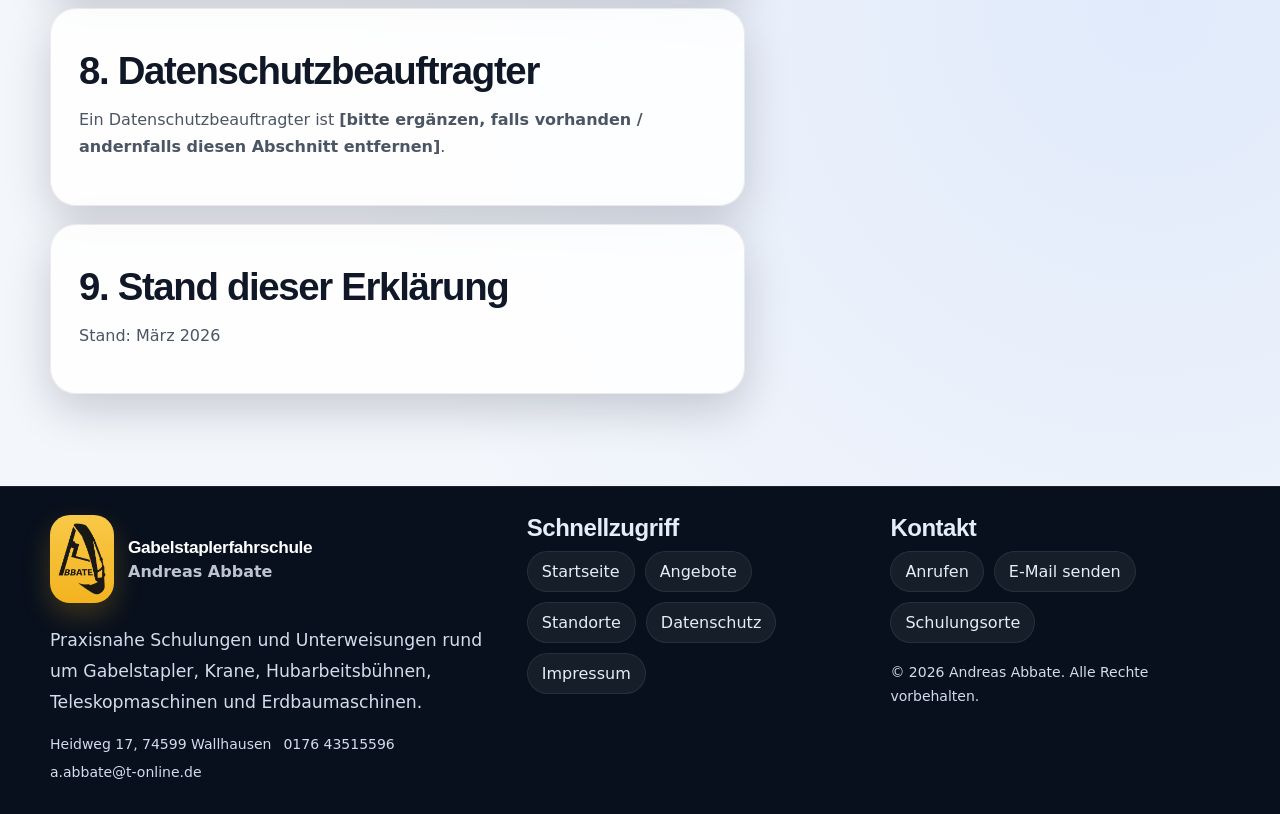
<file: datenschutz/index.html>
<!DOCTYPE html>

<html lang="de">
<head>
<meta charset="utf-8"/>
<meta content="width=device-width, initial-scale=1" name="viewport"/>
<title>Datenschutz | Gabelstaplerfahrschule Andreas Abbate</title>
<meta content="Datenschutzerklärung mit Angaben zur Verarbeitung personenbezogener Daten auf dieser Website." name="description"/>
<link href="https://gabelstaplerfahrschule-andreas.de/datenschutz/" rel="canonical"/>
<meta content="#0b1220" name="theme-color"/>
<meta content="Datenschutz | Gabelstaplerfahrschule Andreas Abbate" property="og:title"/>
<meta content="Datenschutzerklärung mit den wichtigsten Informationen zur Website-Nutzung und Kontaktaufnahme." property="og:description"/>
<meta content="website" property="og:type"/>
<meta content="https://gabelstaplerfahrschule-andreas.de/datenschutz/" property="og:url"/>
<meta content="https://gabelstaplerfahrschule-andreas.de/assets/img/hero-grid.svg" property="og:image"/>
<link href="../assets/img/favicon.svg" rel="icon" type="image/svg+xml"/>
<link href="../assets/css/styles.css" rel="stylesheet"/>
<script type="application/ld+json">{"@context": "https://schema.org", "@type": "LocalBusiness", "name": "Gabelstaplerfahrschule Andreas Abbate", "email": "a.abbate@t-online.de", "telephone": "0176 43515596", "address": {"@type": "PostalAddress", "streetAddress": "Heidweg 17", "postalCode": "74599", "addressLocality": "Wallhausen", "addressCountry": "DE"}, "url": "https://gabelstaplerfahrschule-andreas.de/"}</script>
</head>
<body class="subpage">
<header class="site-header">
<div class="header-inner">
<a aria-label="Gabelstaplerfahrschule Andreas Abbate" class="brand" href="../"><img alt="Abbate Logo" class="brand-mark" src="../assets/img/logo-abbate.png"/><span class="brand-copy"><strong>Gabelstaplerfahrschule</strong><small>Andreas Abbate</small></span></a>
<div class="nav-wrap" data-nav-wrap="">
<nav aria-label="Hauptnavigation" class="nav">
<a href="../">Startseite</a><a href="../angebote/">Angebote</a><a href="../standorte/">Standorte</a><a class="is-active" href="../datenschutz/">Datenschutz</a><a href="../impressum/">Impressum</a>
</nav>
</div>
<div class="header-actions">
<a class="btn btn--ghost" href="tel:+4917643515596">Jetzt anrufen</a>
<button aria-expanded="false" aria-label="Menü öffnen" class="burger" data-burger="" type="button">
<svg aria-hidden="true" fill="none" height="22" viewbox="0 0 24 24" width="22"><path d="M4 7H20" stroke="currentColor" stroke-linecap="round" stroke-width="2"></path><path d="M4 12H20" stroke="currentColor" stroke-linecap="round" stroke-width="2"></path><path d="M4 17H20" stroke="currentColor" stroke-linecap="round" stroke-width="2"></path></svg>
</button>
</div>
</div>
</header>
<main>
<section class="hero">
<div class="hero-grid">
<div class="hero-copy" data-reveal="">
<span class="eyebrow">Datenschutz</span>
<h1>Datenschutzerklärung in klarer, gut lesbarer Struktur.</h1>
<p class="lead">Auf dieser Seite finden Sie die wesentlichen Informationen zur Verarbeitung personenbezogener Daten im Zusammenhang mit der Nutzung dieser Website und der Kontaktaufnahme.</p>
</div>
<div class="hero-side" data-reveal="">
<div aria-hidden="true" class="visual-card"></div>
<div class="stat-panel">
<div class="stat-card"><strong>Klar</strong><span>nach Themen gegliedert</span></div>
<div class="stat-card"><strong>Direkt</strong><span>mit Ansprechpartner</span></div>
<div class="stat-card"><strong>Übersichtlich</strong><span>ohne unnötige Textwand</span></div>
</div>
</div>
</div>
</section>
<section class="section">
<div class="container legal-layout">
<div class="legal-stack">
<article class="legal-card" data-reveal>
<span class="eyebrow">Datenschutzhinweise</span>
<h2>1. Verantwortlicher</h2>
<p><strong>Andreas Abbate</strong><br/>Heidweg 17<br/>74599 Wallhausen<br/>Telefon: <a class="inline-link" href="tel:+4917643515596">0176 43515596</a><br/>E-Mail: <a class="inline-link" href="mailto:a.abbate@t-online.de">a.abbate@t-online.de</a></p>
</article>
<article class="legal-card" data-reveal>
<h2>2. Hosting und Server-Logfiles</h2>
<p>Beim Aufruf dieser Website verarbeitet der Hosting-Anbieter technisch notwendige Zugriffsdaten, insbesondere IP-Adresse, Datum und Uhrzeit des Zugriffs, angeforderte Datei, Referrer-URL, Browsertyp und Betriebssystem. Die Verarbeitung erfolgt zur sicheren Bereitstellung der Website und zur Gewährleistung von Stabilität und Sicherheit.</p>
<ul class="bullet-list">
<li>Hosting-Anbieter: <strong>[bitte ergänzen]</strong></li>
<li>Rechtsgrundlage: Art. 6 Abs. 1 lit. f DSGVO</li>
<li>Berechtigtes Interesse: technisch sicherer und stabiler Betrieb der Website</li>
</ul>
</article>
<article class="legal-card" data-reveal>
<h2>3. Kontakt per Telefon, E-Mail und Anfrageformular</h2>
<p>Wenn Sie telefonisch oder per E-Mail Kontakt aufnehmen, werden die von Ihnen übermittelten Angaben zur Bearbeitung Ihrer Anfrage verarbeitet. Das Anfrageformular auf dieser Website versendet keine Daten direkt an den Server, sondern öffnet lokal das E-Mail-Programm des verwendeten Geräts mit einer vorbereiteten Nachricht. Erst mit dem Versand dieser E-Mail werden die Daten an uns übermittelt.</p>
<ul class="bullet-list">
<li>Verarbeitete Daten: Name, Kontaktdaten, Inhaltsdaten der Anfrage</li>
<li>Zweck: Bearbeitung von Termin- und Schulungsanfragen</li>
<li>Rechtsgrundlage: Art. 6 Abs. 1 lit. b DSGVO bzw. Art. 6 Abs. 1 lit. f DSGVO</li>
</ul>
</article>
<article class="legal-card" data-reveal>
<h2>4. Externe Links und Google Maps</h2>
<p>Auf dieser Website sind Links zu externen Diensten eingebunden, insbesondere zu Google Maps für die Routenplanung. Erst mit dem Anklicken eines solchen Links werden Daten an den jeweiligen Drittanbieter übermittelt. Für die Verarbeitung personenbezogener Daten durch diese Anbieter gelten ausschließlich deren Datenschutzhinweise.</p>
</article>
<article class="legal-card" data-reveal>
<h2>5. Cookies, Tracking und eingebettete Drittinhalte</h2>
<p>Auf dieser Website werden derzeit keine eigenen Analyse-, Tracking- oder Marketing-Tools eingesetzt. Es sind keine Karten, Videos oder Social-Media-Plugins direkt eingebettet. Sollte dies künftig geändert werden, ist diese Datenschutzerklärung vor der Veröffentlichung entsprechend zu ergänzen.</p>
</article>
<article class="legal-card" data-reveal>
<h2>6. Empfänger und Speicherdauer</h2>
<p>Empfänger personenbezogener Daten können der Hosting-Anbieter und die im Einzelfall mit der Kommunikation befassten Stellen sein. Personenbezogene Daten werden nur so lange gespeichert, wie dies zur Bearbeitung Ihrer Anfrage oder zur Erfüllung gesetzlicher Aufbewahrungspflichten erforderlich ist.</p>
</article>
<article class="legal-card" data-reveal>
<h2>7. Ihre Rechte</h2>
<ul class="bullet-list">
<li>Recht auf Auskunft</li>
<li>Recht auf Berichtigung</li>
<li>Recht auf Löschung</li>
<li>Recht auf Einschränkung der Verarbeitung</li>
<li>Recht auf Widerspruch gegen Verarbeitungen auf Grundlage berechtigter Interessen</li>
<li>Recht auf Beschwerde bei einer Datenschutzaufsichtsbehörde</li>
</ul>
</article>
<article class="legal-card" data-reveal>
<h2>8. Datenschutzbeauftragter</h2>
<p>Ein Datenschutzbeauftragter ist <strong>[bitte ergänzen, falls vorhanden / andernfalls diesen Abschnitt entfernen]</strong>.</p>
</article>
<article class="legal-card" data-reveal>
<h2>9. Stand dieser Erklärung</h2>
<p>Stand: März 2026</p>
</article>
</div>
<aside class="legal-aside legal-card" data-reveal>
<h3>Was noch ergänzt werden sollte</h3>
<ul class="bullet-list">
<li>Name des Hosting-Anbieters</li>
<li>Angaben zu einem Datenschutzbeauftragten, falls gesetzlich erforderlich</li>
<li>Besondere Tools oder Dienste, falls später doch Tracking, Cookies oder Einbettungen genutzt werden</li>
</ul>
<div class="btn-row" style="margin-top:20px;">
<a class="btn btn--light" href="mailto:a.abbate@t-online.de">E-Mail senden</a>
<a class="btn btn--light" href="tel:+4917643515596">Anrufen</a>
</div>
</aside>
</div>
</section>
</main>
<footer class="site-footer">
<div class="footer-grid">
<div><div class="footer-brand"><img alt="Abbate Logo" class="brand-mark" src="../assets/img/logo-abbate.png"/><div class="footer-brand-copy"><strong>Gabelstaplerfahrschule</strong><span>Andreas Abbate</span></div></div>

<p class="lead" style="margin-top:18px; max-width:46ch;">Praxisnahe Schulungen und Unterweisungen rund um Gabelstapler, Krane, Hubarbeitsbühnen, Teleskopmaschinen und Erdbaumaschinen.</p>
<div class="footer-meta">
<span>Heidweg 17, 74599 Wallhausen</span>
<span>0176 43515596</span>
<span>a.abbate@t-online.de</span>
</div>
</div>
<div>
<h3>Schnellzugriff</h3>
<div class="footer-links">
<a href="../">Startseite</a>
<a href="../angebote/">Angebote</a>
<a href="../standorte/">Standorte</a>
<a href="../datenschutz/">Datenschutz</a>
<a href="../impressum/">Impressum</a>
</div>
</div>
<div>
<h3>Kontakt</h3>
<div class="footer-links">
<a href="tel:+4917643515596">Anrufen</a>
<a href="mailto:a.abbate@t-online.de">E-Mail senden</a>
<a href="../standorte/">Schulungsorte</a>
</div>
<p class="small-note" style="margin-top:18px; color:var(--text-soft);">© <span data-year=""></span> Andreas Abbate. Alle Rechte vorbehalten.</p>
</div>
</div>
</footer>
<script src="../assets/js/main.js"></script>
</body>
</html>
</file>
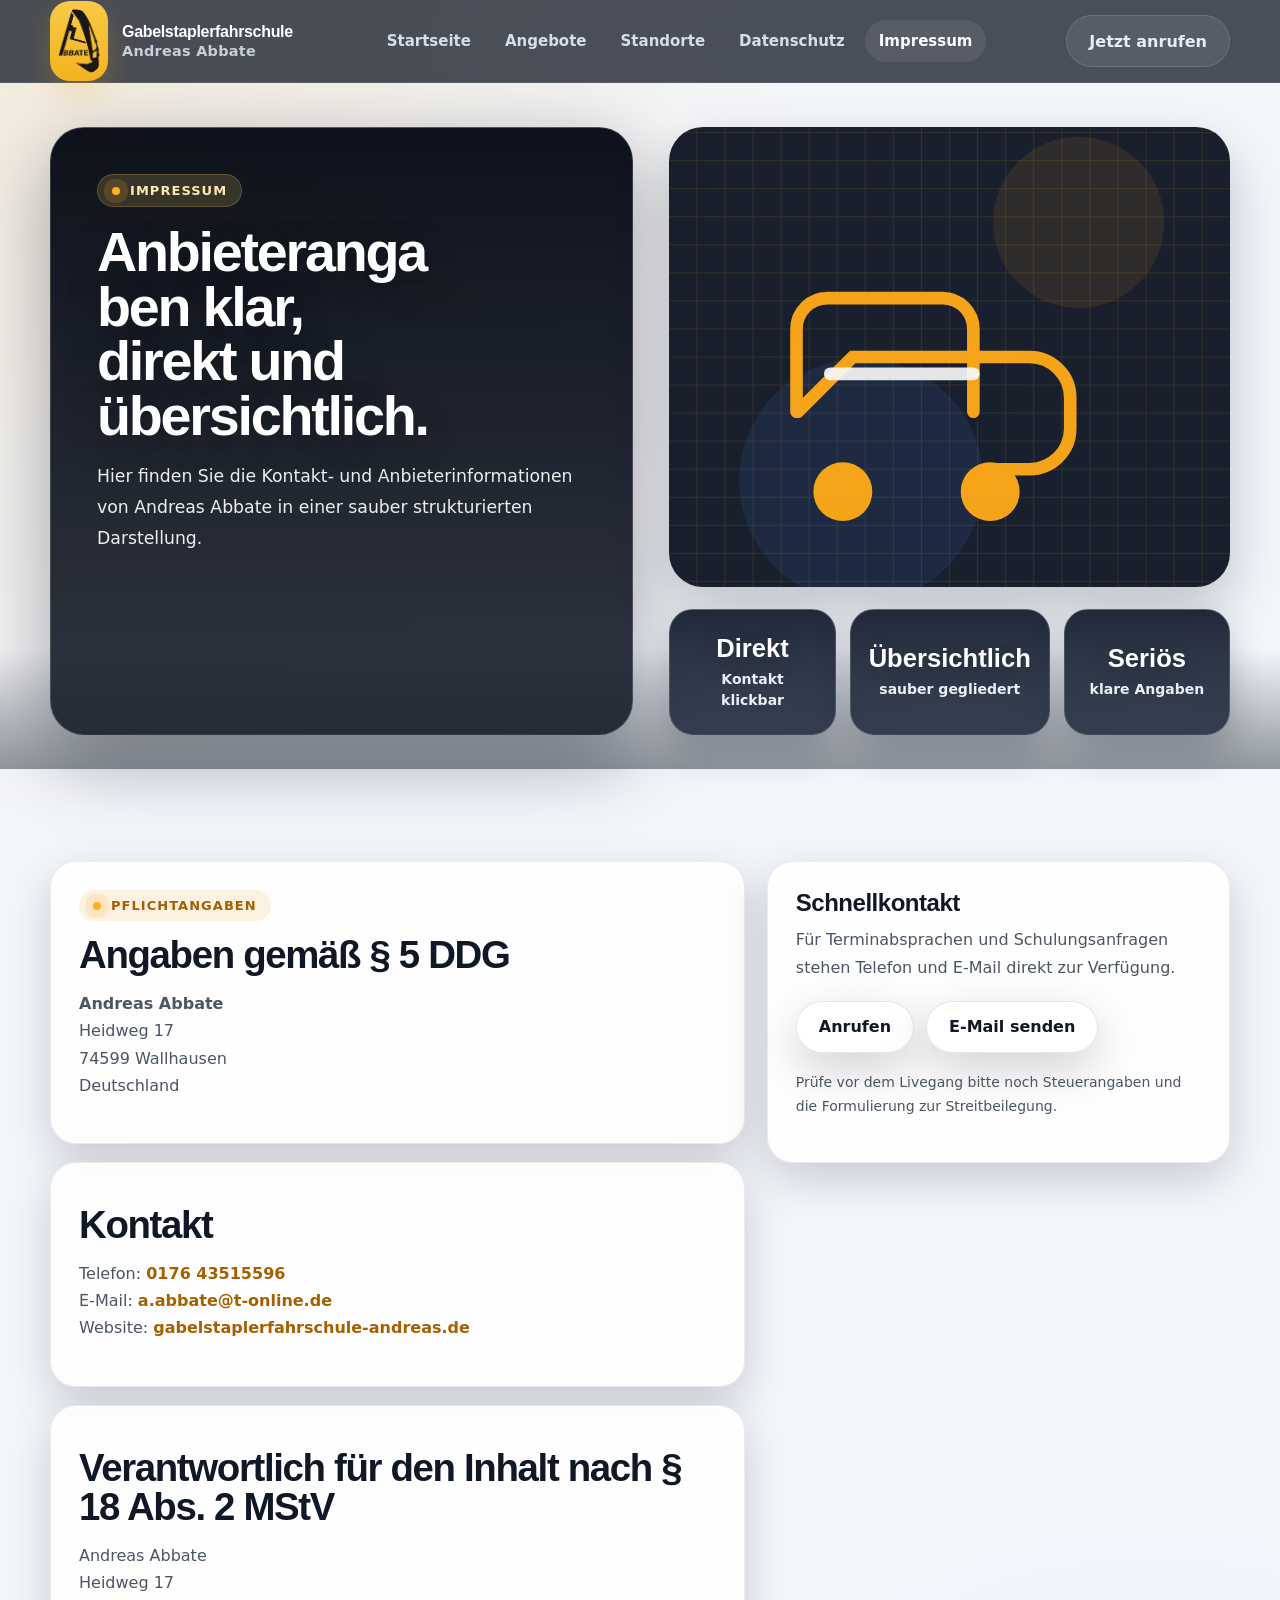
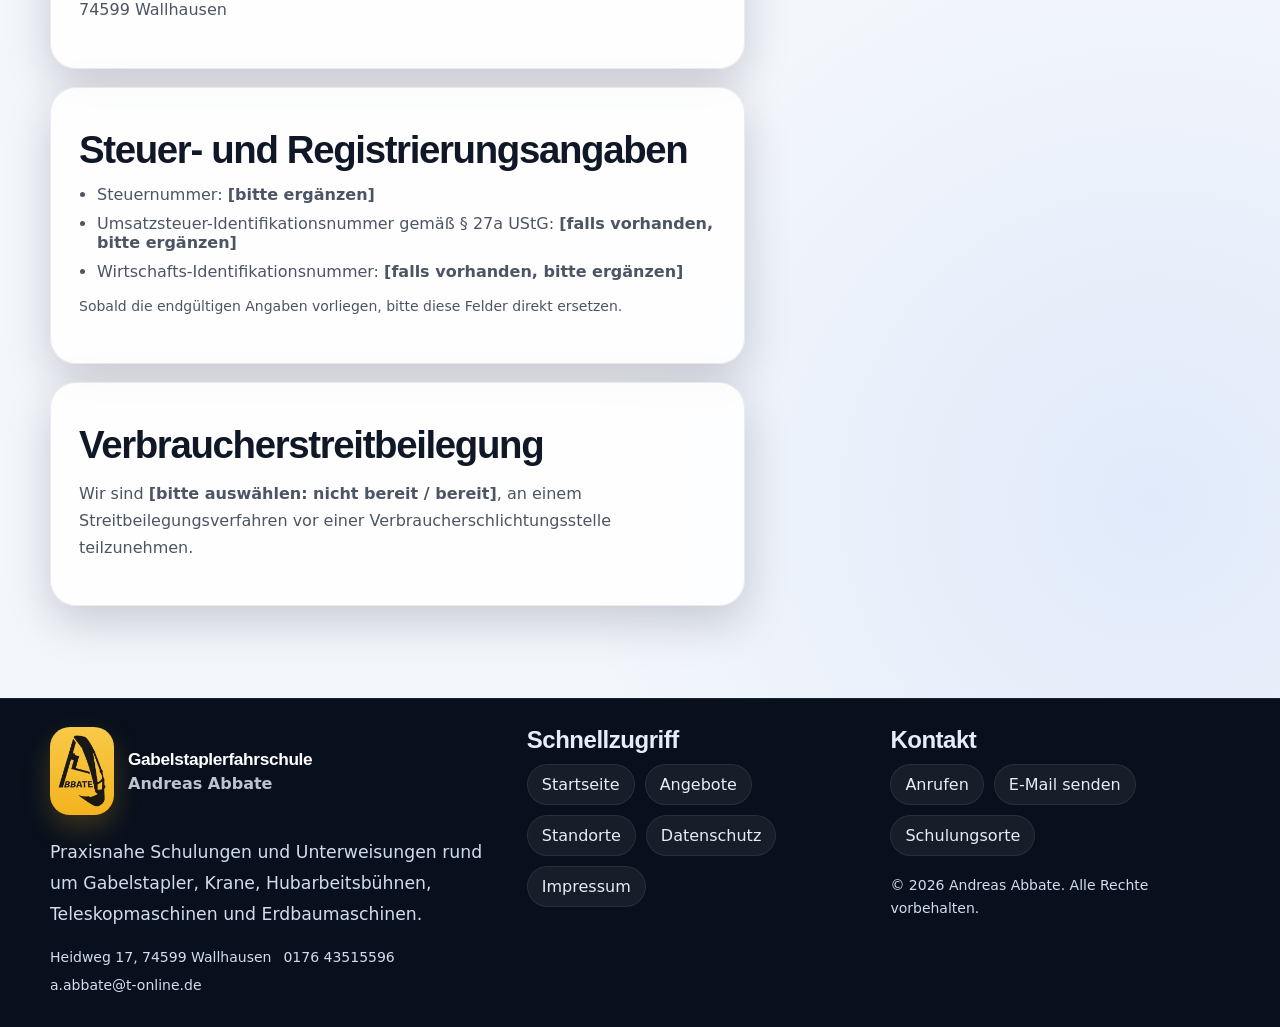
<file: impressum/index.html>
<!DOCTYPE html>

<html lang="de">
<head>
<meta charset="utf-8"/>
<meta content="width=device-width, initial-scale=1" name="viewport"/>
<title>Impressum | Gabelstaplerfahrschule Andreas Abbate</title>
<meta content="Impressum mit Anbieter- und Kontaktangaben von Andreas Abbate." name="description"/>
<link href="https://gabelstaplerfahrschule-andreas.de/impressum/" rel="canonical"/>
<meta content="#0b1220" name="theme-color"/>
<meta content="Impressum | Gabelstaplerfahrschule Andreas Abbate" property="og:title"/>
<meta content="Anbieter- und Kontaktangaben übersichtlich dargestellt." property="og:description"/>
<meta content="website" property="og:type"/>
<meta content="https://gabelstaplerfahrschule-andreas.de/impressum/" property="og:url"/>
<meta content="https://gabelstaplerfahrschule-andreas.de/assets/img/hero-grid.svg" property="og:image"/>
<link href="../assets/img/favicon.svg" rel="icon" type="image/svg+xml"/>
<link href="../assets/css/styles.css" rel="stylesheet"/>
<script type="application/ld+json">{"@context": "https://schema.org", "@type": "LocalBusiness", "name": "Gabelstaplerfahrschule Andreas Abbate", "email": "a.abbate@t-online.de", "telephone": "0176 43515596", "address": {"@type": "PostalAddress", "streetAddress": "Heidweg 17", "postalCode": "74599", "addressLocality": "Wallhausen", "addressCountry": "DE"}, "url": "https://gabelstaplerfahrschule-andreas.de/"}</script>
</head>
<body class="subpage">
<header class="site-header">
<div class="header-inner">
<a aria-label="Gabelstaplerfahrschule Andreas Abbate" class="brand" href="../"><img alt="Abbate Logo" class="brand-mark" src="../assets/img/logo-abbate.png"/><span class="brand-copy"><strong>Gabelstaplerfahrschule</strong><small>Andreas Abbate</small></span></a>
<div class="nav-wrap" data-nav-wrap="">
<nav aria-label="Hauptnavigation" class="nav">
<a href="../">Startseite</a><a href="../angebote/">Angebote</a><a href="../standorte/">Standorte</a><a href="../datenschutz/">Datenschutz</a><a class="is-active" href="../impressum/">Impressum</a>
</nav>
</div>
<div class="header-actions">
<a class="btn btn--ghost" href="tel:+4917643515596">Jetzt anrufen</a>
<button aria-expanded="false" aria-label="Menü öffnen" class="burger" data-burger="" type="button">
<svg aria-hidden="true" fill="none" height="22" viewbox="0 0 24 24" width="22"><path d="M4 7H20" stroke="currentColor" stroke-linecap="round" stroke-width="2"></path><path d="M4 12H20" stroke="currentColor" stroke-linecap="round" stroke-width="2"></path><path d="M4 17H20" stroke="currentColor" stroke-linecap="round" stroke-width="2"></path></svg>
</button>
</div>
</div>
</header>
<main>
<section class="hero">
<div class="hero-grid">
<div class="hero-copy" data-reveal="">
<span class="eyebrow">Impressum</span>
<h1>Anbieterangaben klar, direkt und übersichtlich.</h1>
<p class="lead">Hier finden Sie die Kontakt- und Anbieterinformationen von Andreas Abbate in einer sauber strukturierten Darstellung.</p>
</div>
<div class="hero-side" data-reveal="">
<div aria-hidden="true" class="visual-card"></div>
<div class="stat-panel">
<div class="stat-card"><strong>Direkt</strong><span>Kontakt klickbar</span></div>
<div class="stat-card"><strong>Übersichtlich</strong><span>sauber gegliedert</span></div>
<div class="stat-card"><strong>Seriös</strong><span>klare Angaben</span></div>
</div>
</div>
</div>
</section>
<section class="section">
<div class="container legal-layout">
<div class="legal-stack">
<article class="legal-card" data-reveal>
<span class="eyebrow">Pflichtangaben</span>
<h2>Angaben gemäß § 5 DDG</h2>
<p><strong>Andreas Abbate</strong><br/>Heidweg 17<br/>74599 Wallhausen<br/>Deutschland</p>
</article>
<article class="legal-card" data-reveal>
<h2>Kontakt</h2>
<p>Telefon: <a class="inline-link" href="tel:+4917643515596">0176 43515596</a><br/>E-Mail: <a class="inline-link" href="mailto:a.abbate@t-online.de">a.abbate@t-online.de</a><br/>Website: <a class="inline-link" href="https://gabelstaplerfahrschule-andreas.de/">gabelstaplerfahrschule-andreas.de</a></p>
</article>
<article class="legal-card" data-reveal>
<h2>Verantwortlich für den Inhalt nach § 18 Abs. 2 MStV</h2>
<p>Andreas Abbate<br/>Heidweg 17<br/>74599 Wallhausen</p>
</article>
<article class="legal-card" data-reveal>
<h2>Steuer- und Registrierungsangaben</h2>
<ul class="bullet-list">
<li>Steuernummer: <strong>[bitte ergänzen]</strong></li>
<li>Umsatzsteuer-Identifikationsnummer gemäß § 27a UStG: <strong>[falls vorhanden, bitte ergänzen]</strong></li>
<li>Wirtschafts-Identifikationsnummer: <strong>[falls vorhanden, bitte ergänzen]</strong></li>
</ul>
<p class="small-note" style="margin-top:14px;">Sobald die endgültigen Angaben vorliegen, bitte diese Felder direkt ersetzen.</p>
</article>
<article class="legal-card" data-reveal>
<h2>Verbraucherstreitbeilegung</h2>
<p>Wir sind <strong>[bitte auswählen: nicht bereit / bereit]</strong>, an einem Streitbeilegungsverfahren vor einer Verbraucherschlichtungsstelle teilzunehmen.</p>
</article>
</div>
<aside class="legal-aside legal-card" data-reveal>
<h3>Schnellkontakt</h3>
<p>Für Terminabsprachen und Schulungsanfragen stehen Telefon und E-Mail direkt zur Verfügung.</p>
<div class="btn-row" style="margin-top:20px;">
<a class="btn btn--light" href="tel:+4917643515596">Anrufen</a>
<a class="btn btn--light" href="mailto:a.abbate@t-online.de">E-Mail senden</a>
</div>
<p class="small-note" style="margin-top:18px;">Prüfe vor dem Livegang bitte noch Steuerangaben und die Formulierung zur Streitbeilegung.</p>
</aside>
</div>
</section>
</main>
<footer class="site-footer">
<div class="footer-grid">
<div><div class="footer-brand"><img alt="Abbate Logo" class="brand-mark" src="../assets/img/logo-abbate.png"/><div class="footer-brand-copy"><strong>Gabelstaplerfahrschule</strong><span>Andreas Abbate</span></div></div>

<p class="lead" style="margin-top:18px; max-width:46ch;">Praxisnahe Schulungen und Unterweisungen rund um Gabelstapler, Krane, Hubarbeitsbühnen, Teleskopmaschinen und Erdbaumaschinen.</p>
<div class="footer-meta">
<span>Heidweg 17, 74599 Wallhausen</span>
<span>0176 43515596</span>
<span>a.abbate@t-online.de</span>
</div>
</div>
<div>
<h3>Schnellzugriff</h3>
<div class="footer-links">
<a href="../">Startseite</a>
<a href="../angebote/">Angebote</a>
<a href="../standorte/">Standorte</a>
<a href="../datenschutz/">Datenschutz</a>
<a href="../impressum/">Impressum</a>
</div>
</div>
<div>
<h3>Kontakt</h3>
<div class="footer-links">
<a href="tel:+4917643515596">Anrufen</a>
<a href="mailto:a.abbate@t-online.de">E-Mail senden</a>
<a href="../standorte/">Schulungsorte</a>
</div>
<p class="small-note" style="margin-top:18px; color:var(--text-soft);">© <span data-year=""></span> Andreas Abbate. Alle Rechte vorbehalten.</p>
</div>
</div>
</footer>
<script src="../assets/js/main.js"></script>
</body>
</html>
</file>
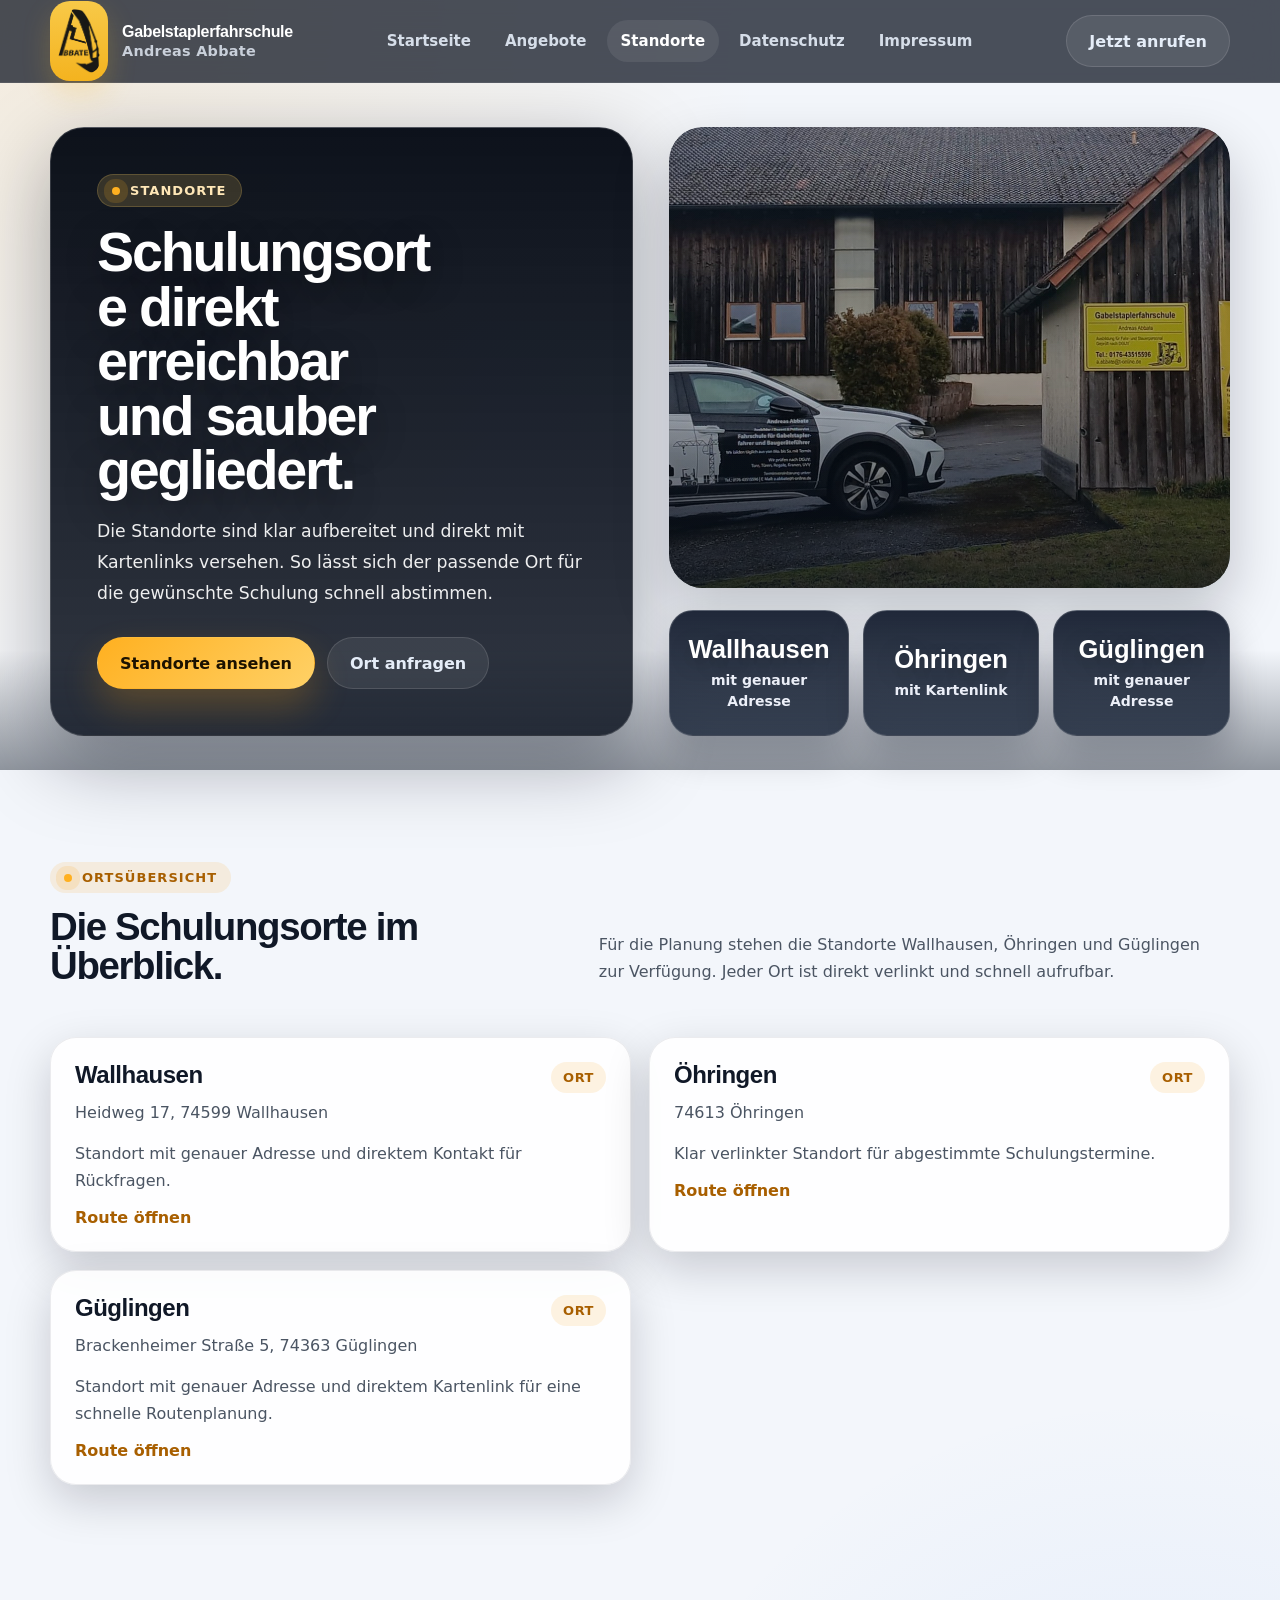
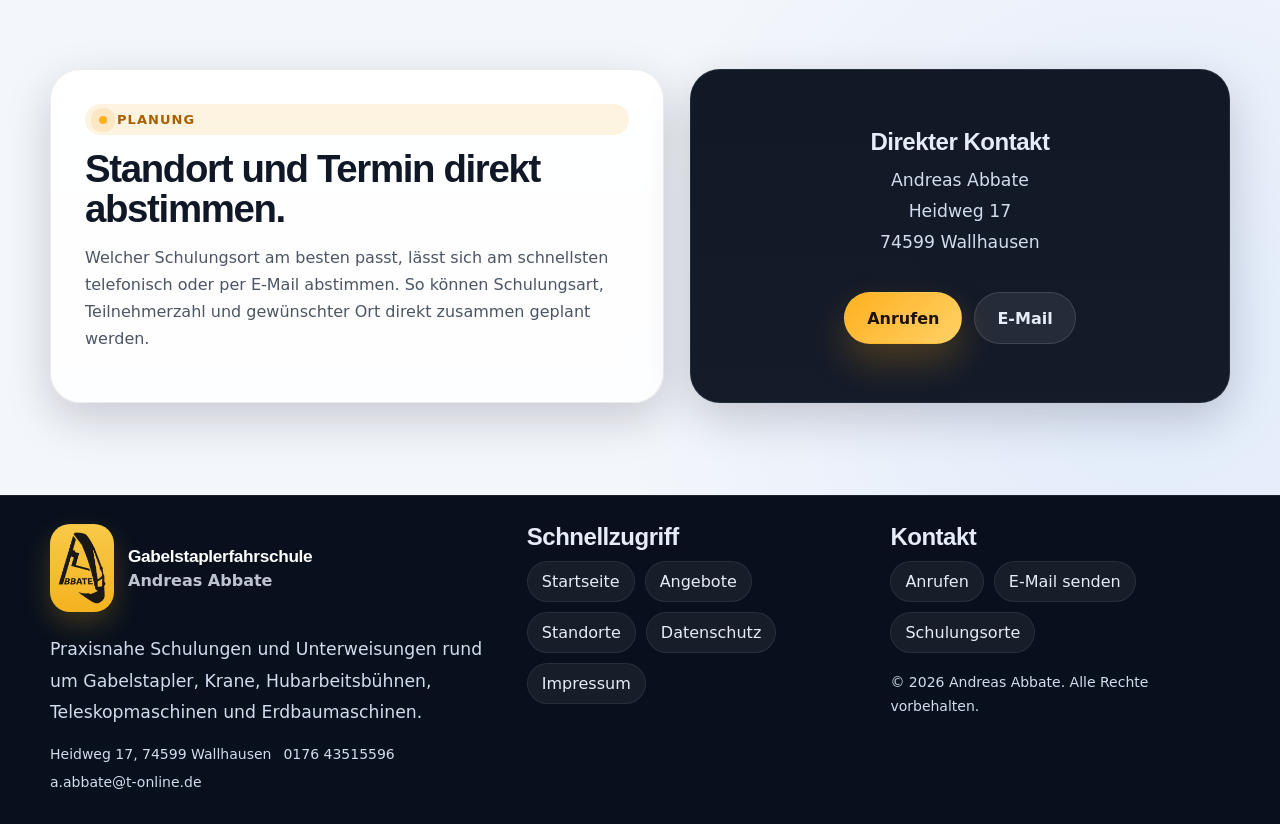
<file: standorte/index.html>
<!DOCTYPE html>

<html lang="de">
<head>
<meta charset="utf-8"/>
<meta content="width=device-width, initial-scale=1" name="viewport"/>
<title>Standorte | Gabelstaplerfahrschule Andreas Abbate</title>
<meta content="Schulungsorte in Wallhausen, Öhringen und Güglingen übersichtlich dargestellt." name="description"/>
<link href="https://gabelstaplerfahrschule-andreas.de/standorte/" rel="canonical"/>
<meta content="#0b1220" name="theme-color"/>
<meta content="Standorte | Gabelstaplerfahrschule Andreas Abbate" property="og:title"/>
<meta content="Alle Schulungsorte direkt mit Kartenlink." property="og:description"/>
<meta content="website" property="og:type"/>
<meta content="https://gabelstaplerfahrschule-andreas.de/standorte/" property="og:url"/>
<meta content="https://gabelstaplerfahrschule-andreas.de/assets/img/hero-grid.svg" property="og:image"/>
<link href="../assets/img/favicon.svg" rel="icon" type="image/svg+xml"/>
<link href="../assets/css/styles.css" rel="stylesheet"/>
<script type="application/ld+json">{"@context": "https://schema.org", "@type": "LocalBusiness", "name": "Gabelstaplerfahrschule Andreas Abbate", "email": "a.abbate@t-online.de", "telephone": "0176 43515596", "address": {"@type": "PostalAddress", "streetAddress": "Heidweg 17", "postalCode": "74599", "addressLocality": "Wallhausen", "addressCountry": "DE"}, "url": "https://gabelstaplerfahrschule-andreas.de/"}</script>
</head>
<body class="subpage">
<header class="site-header">
<div class="header-inner">
<a aria-label="Gabelstaplerfahrschule Andreas Abbate" class="brand" href="../"><img alt="Abbate Logo" class="brand-mark" src="../assets/img/logo-abbate.png"/><span class="brand-copy"><strong>Gabelstaplerfahrschule</strong><small>Andreas Abbate</small></span></a>
<div class="nav-wrap" data-nav-wrap="">
<nav aria-label="Hauptnavigation" class="nav">
<a href="../">Startseite</a><a href="../angebote/">Angebote</a><a class="is-active" href="../standorte/">Standorte</a><a href="../datenschutz/">Datenschutz</a><a href="../impressum/">Impressum</a>
</nav>
</div>
<div class="header-actions">
<a class="btn btn--ghost" href="tel:+4917643515596">Jetzt anrufen</a>
<button aria-expanded="false" aria-label="Menü öffnen" class="burger" data-burger="" type="button">
<svg aria-hidden="true" fill="none" height="22" viewbox="0 0 24 24" width="22"><path d="M4 7H20" stroke="currentColor" stroke-linecap="round" stroke-width="2"></path><path d="M4 12H20" stroke="currentColor" stroke-linecap="round" stroke-width="2"></path><path d="M4 17H20" stroke="currentColor" stroke-linecap="round" stroke-width="2"></path></svg>
</button>
</div>
</div>
</header>
<main>
<section class="hero">
<div class="hero-grid">
<div class="hero-copy" data-reveal="">
<span class="eyebrow">Standorte</span>
<h1>Schulungsorte direkt erreichbar und sauber gegliedert.</h1>
<p class="lead">Die Standorte sind klar aufbereitet und direkt mit Kartenlinks versehen. So lässt sich der passende Ort für die gewünschte Schulung schnell abstimmen.</p>
<div class="btn-row" style="margin-top:28px;">
<a class="btn btn--primary" href="#orte">Standorte ansehen</a>
<a class="btn btn--ghost" href="mailto:a.abbate@t-online.de">Ort anfragen</a>
</div>
</div>
<div class="hero-side" data-reveal="">
<div aria-hidden="true" class="visual-card visual-card--photo visual-card--standorte"></div>
<div class="stat-panel">
<div class="stat-card"><strong>Wallhausen</strong><span>mit genauer Adresse</span></div>
<div class="stat-card"><strong>Öhringen</strong><span>mit Kartenlink</span></div>
<div class="stat-card"><strong>Güglingen</strong><span>mit genauer Adresse</span></div>
</div>
</div>
</div>
</section>
<section class="section" id="orte">
<div class="container">
<div class="section-head" data-reveal="">
<div>
<span class="eyebrow">Ortsübersicht</span>
<h2>Die Schulungsorte im Überblick.</h2>
</div>
<p class="body-copy">Für die Planung stehen die Standorte Wallhausen, Öhringen und Güglingen zur Verfügung. Jeder Ort ist direkt verlinkt und schnell aufrufbar.</p>
</div>
<div class="location-grid">
<article class="location-card" data-reveal="">
<div class="location-top">
<div>
<h3>Wallhausen</h3>
<p>Heidweg 17, 74599 Wallhausen</p>
</div>
<span class="tag">Ort</span>
</div>
<p>Standort mit genauer Adresse und direktem Kontakt für Rückfragen.</p>
<a class="inline-link" href="https://www.google.com/maps/search/?api=1&amp;query=Heidweg+17+74599+Wallhausen" rel="noopener" target="_blank">Route öffnen</a>
</article>
<article class="location-card" data-reveal="">
<div class="location-top">
<div>
<h3>Öhringen</h3>
<p>74613 Öhringen</p>
</div>
<span class="tag">Ort</span>
</div>
<p>Klar verlinkter Standort für abgestimmte Schulungstermine.</p>
<a class="inline-link" href="https://www.google.com/maps/search/?api=1&amp;query=74613+%C3%96hringen" rel="noopener" target="_blank">Route öffnen</a>
</article>
<article class="location-card" data-reveal="">
<div class="location-top">
<div>
<h3>Güglingen</h3>
<p>Brackenheimer Straße 5, 74363 Güglingen</p>
</div>
<span class="tag">Ort</span>
</div>
<p>Standort mit genauer Adresse und direktem Kartenlink für eine schnelle Routenplanung.</p>
<a class="inline-link" href="https://www.google.com/maps/search/?api=1&amp;query=Brackenheimer+Stra%C3%9Fe+5+74363+G%C3%BCglingen" rel="noopener" target="_blank">Route öffnen</a>
</article>
</div>
</div>
</section>
<section class="section">
<div class="container split-section">
<div class="split-panel" data-reveal="">
<span class="eyebrow">Planung</span>
<h2>Standort und Termin direkt abstimmen.</h2>
<p class="body-copy">Welcher Schulungsort am besten passt, lässt sich am schnellsten telefonisch oder per E-Mail abstimmen. So können Schulungsart, Teilnehmerzahl und gewünschter Ort direkt zusammen geplant werden.</p>
</div>
<div class="split-panel split-panel--dark contact-panel-centered" data-reveal="">
<h3>Direkter Kontakt</h3>
<p class="lead">Andreas Abbate<br/>Heidweg 17<br/>74599 Wallhausen</p>
<div class="btn-row" style="margin-top:18px;">
<a class="btn btn--primary" href="tel:+4917643515596">Anrufen</a>
<a class="btn btn--ghost" href="mailto:a.abbate@t-online.de">E-Mail</a>
</div>
</div>
</div>
</section>
</main>
<footer class="site-footer">
<div class="footer-grid">
<div><div class="footer-brand"><img alt="Abbate Logo" class="brand-mark" src="../assets/img/logo-abbate.png"/><div class="footer-brand-copy"><strong>Gabelstaplerfahrschule</strong><span>Andreas Abbate</span></div></div>

<p class="lead" style="margin-top:18px; max-width:46ch;">Praxisnahe Schulungen und Unterweisungen rund um Gabelstapler, Krane, Hubarbeitsbühnen, Teleskopmaschinen und Erdbaumaschinen.</p>
<div class="footer-meta">
<span>Heidweg 17, 74599 Wallhausen</span>
<span>0176 43515596</span>
<span>a.abbate@t-online.de</span>
</div>
</div>
<div>
<h3>Schnellzugriff</h3>
<div class="footer-links">
<a href="../">Startseite</a>
<a href="../angebote/">Angebote</a>
<a href="../standorte/">Standorte</a>
<a href="../datenschutz/">Datenschutz</a>
<a href="../impressum/">Impressum</a>
</div>
</div>
<div>
<h3>Kontakt</h3>
<div class="footer-links">
<a href="tel:+4917643515596">Anrufen</a>
<a href="mailto:a.abbate@t-online.de">E-Mail senden</a>
<a href="../standorte/">Schulungsorte</a>
</div>
<p class="small-note" style="margin-top:18px; color:var(--text-soft);">© <span data-year=""></span> Andreas Abbate. Alle Rechte vorbehalten.</p>
</div>
</div>
</footer>
<script src="../assets/js/main.js"></script>
</body>
</html>
</file>
<file: assets/css/styles.css>
:root {
  --bg: #0b1220;
  --bg-soft: #111827;
  --surface: rgba(255,255,255,0.06);
  --surface-strong: rgba(255,255,255,0.09);
  --card: #ffffff;
  --line: rgba(148,163,184,0.18);
  --line-strong: rgba(148,163,184,0.28);
  --text: #e5edf8;
  --text-soft: #d2dced;
  --text-dark: #101827;
  --muted-dark: #4b5563;
  --accent: #ffb020;
  --accent-2: #ffd166;
  --success: #10b981;
  --radius-xl: 34px;
  --radius-lg: 24px;
  --radius-md: 18px;
  --radius-sm: 12px;
  --shadow-lg: 0 24px 80px rgba(2, 8, 23, 0.34);
  --shadow-md: 0 16px 46px rgba(2, 8, 23, 0.18);
  --container: min(1180px, calc(100vw - 32px));
}

* { box-sizing: border-box; }
html { scroll-behavior: smooth; }
body {
  margin: 0;
  font-family: "Inter", "Segoe UI", system-ui, sans-serif;
  color: var(--text-dark);
  background:
    radial-gradient(circle at top left, rgba(245,158,11,0.12), transparent 28%),
    radial-gradient(circle at right 10% bottom 20%, rgba(59,130,246,0.10), transparent 24%),
    #f3f6fb;
}
img { max-width: 100%; display: block; }
a { color: inherit; text-decoration: none; }
button, input, textarea { font: inherit; }

main { overflow: clip; }
.container { width: var(--container); margin: 0 auto; }
.section { padding: 92px 0; }
.section--tight { padding: 68px 0; }
.surface-dark {
  background: linear-gradient(180deg, rgba(8,15,29,0.98), rgba(11,18,32,0.96));
  color: var(--text);
}
.surface-light {
  background: linear-gradient(180deg, rgba(255,255,255,0.86), rgba(255,255,255,0.72));
  backdrop-filter: blur(18px);
}
.eyebrow {
  display: inline-flex;
  align-items: center;
  gap: 10px;
  padding: 8px 14px;
  border-radius: 999px;
  background: rgba(245,158,11,0.12);
  color: #a85f00;
  font-size: 13px;
  font-weight: 800;
  letter-spacing: .08em;
  text-transform: uppercase;
}
.eyebrow::before {
  content: "";
  width: 8px;
  height: 8px;
  border-radius: 50%;
  background: var(--accent);
  box-shadow: 0 0 0 8px rgba(245,158,11,0.14);
}
.surface-dark .eyebrow {
  background: rgba(245,158,11,0.12);
  color: #ffd58a;
}
.h1, h1 {
  margin: 18px 0 18px;
  font-family: "Manrope", "Inter", "Segoe UI", sans-serif;
  font-size: clamp(2.5rem, 5vw, 5.4rem);
  line-height: .95;
  letter-spacing: -0.04em;
}
.h2, h2 {
  margin: 14px 0 16px;
  font-family: "Manrope", "Inter", "Segoe UI", sans-serif;
  font-size: clamp(2rem, 3vw, 3.4rem);
  line-height: 1.02;
  letter-spacing: -0.035em;
}
.h3, h3 {
  margin: 0 0 10px;
  font-family: "Manrope", "Inter", "Segoe UI", sans-serif;
  font-size: clamp(1.18rem, 2vw, 1.5rem);
  line-height: 1.1;
  letter-spacing: -0.02em;
}
p {
  margin: 0 0 1rem;
  color: inherit;
  line-height: 1.7;
}
.lead {
  font-size: clamp(1rem, 1.35vw, 1.2rem);
  line-height: 1.8;
  color: var(--text-soft);
}
.body-copy {
  color: var(--muted-dark);
  max-width: 68ch;
}
.section-head {
  display: flex;
  align-items: end;
  justify-content: space-between;
  gap: 24px;
  margin-bottom: 36px;
}
.section-head p { max-width: 62ch; }

.site-header {
  position: sticky;
  top: 0;
  z-index: 80;
  backdrop-filter: blur(18px);
  background: rgba(8,15,29,0.72);
  border-bottom: 1px solid rgba(255,255,255,0.08);
}
.header-inner {
  width: var(--container);
  margin: 0 auto;
  min-height: 82px;
  display: flex;
  align-items: center;
  justify-content: space-between;
  gap: 24px;
}
.brand {
  display: inline-flex;
  align-items: center;
  gap: 14px;
  flex-shrink: 0;
}
.brand-mark {
  width: 58px;
  height: 80px;
  padding: 8px;
  object-fit: contain;
  border-radius: 20px;
  background: linear-gradient(180deg, #f8c948, #f4b31f);
  box-shadow: 0 12px 28px rgba(245, 176, 32, 0.22);
}
.brand-copy {
  display: grid;
  gap: 4px;
  line-height: 1;
}
.brand-copy strong {
  color: #ffffff;
  font-family: "Manrope", "Inter", "Segoe UI", sans-serif;
  font-size: 1rem;
  letter-spacing: -0.02em;
}
.brand-copy small {
  color: rgba(229,237,248,0.82);
  font-size: 0.9rem;
  font-weight: 700;
  letter-spacing: 0.02em;
}
.nav {
  display: flex;
  align-items: center;
  gap: 6px;
}
.nav a {
  padding: 12px 14px;
  border-radius: 999px;
  color: rgba(229,237,248,0.9);
  font-weight: 600;
  font-size: 15px;
  transition: background .25s ease, color .25s ease, transform .25s ease;
}
.nav a:hover,
.nav a.is-active {
  background: rgba(255,255,255,0.08);
  color: white;
}
.header-actions {
  display: flex;
  align-items: center;
  gap: 10px;
}
.burger {
  display: none;
  width: 50px;
  height: 50px;
  border: 1px solid rgba(255,255,255,0.10);
  border-radius: 16px;
  background: rgba(255,255,255,0.05);
  color: white;
}
.btn {
  display: inline-flex;
  align-items: center;
  justify-content: center;
  gap: 12px;
  min-height: 52px;
  padding: 0 22px;
  border-radius: 999px;
  border: 1px solid transparent;
  font-weight: 700;
  transition: transform .25s ease, box-shadow .25s ease, background .25s ease, border-color .25s ease;
  cursor: pointer;
}
.btn:hover { transform: translateY(-2px); }
.btn--primary {
  background: linear-gradient(135deg, var(--accent), var(--accent-2));
  color: #1c1200;
  box-shadow: 0 18px 36px rgba(245,158,11,0.24);
}
.btn--ghost {
  background: rgba(255,255,255,0.08);
  color: var(--text);
  border-color: rgba(255,255,255,0.12);
}
.btn--light {
  background: white;
  color: var(--text-dark);
  border-color: rgba(15,23,42,0.10);
  box-shadow: var(--shadow-md);
}
.btn-row {
  display: flex;
  flex-wrap: wrap;
  gap: 12px;
}

.hero {
  position: relative;
  padding: 44px 0 34px;
  background:
    radial-gradient(circle at top right, rgba(245,158,11,0.20), transparent 18%),
    radial-gradient(circle at left 10% 10%, rgba(59,130,246,0.14), transparent 24%),
    linear-gradient(180deg, #07111f 0%, #0b1220 100%);
  color: var(--text);
}
.hero::after {
  content: "";
  position: absolute;
  inset: auto 0 0 0;
  height: 120px;
  background: linear-gradient(180deg, rgba(7,17,31,0), rgba(7,17,31,0.42));
  pointer-events: none;
}
.hero-grid {
  position: relative;
  z-index: 1;
  width: var(--container);
  margin: 0 auto;
  display: grid;
  grid-template-columns: minmax(0, 1.02fr) minmax(400px, .98fr);
  gap: 36px;
  align-items: stretch;
}
.hero-copy {
  min-width: 0;
  padding: clamp(28px, 4vw, 46px);
  border-radius: var(--radius-xl);
  overflow: hidden;
  background: linear-gradient(180deg, rgba(5,10,20,0.97), rgba(10,17,30,0.84));
  border: 1px solid rgba(255,255,255,0.16);
  box-shadow: var(--shadow-lg);
}
.hero-copy .lead {
  max-width: 58ch;
  color: rgba(255,255,255,0.92);
}
.hero h1,
.hero h2 {
  max-width: 11.5ch;
  color: #ffffff;
  font-size: clamp(2.4rem, 4.35vw, 4.9rem);
  line-height: 0.98;
  text-wrap: balance;
  overflow-wrap: anywhere;
  hyphens: auto;
  text-shadow: 0 10px 34px rgba(0,0,0,0.34);
}
.hero .eyebrow {
  background: rgba(255,209,102,0.16);
  color: #ffe7b7;
  border: 1px solid rgba(255,209,102,0.20);
}
.hero .eyebrow::before { box-shadow: 0 0 0 8px rgba(255,176,32,0.16); }
.hero-accent {
  color: #ffd97a;
}
.hero .badge { color: #ffffff; }
.hero .info-chip { color: #eef4ff; }
.hero-badges {
  display: flex;
  flex-wrap: wrap;
  gap: 10px;
  margin: 26px 0 0;
}
.hero-copy > * {
  position: relative;
  z-index: 1;
}
.hero-side,
.visual-card {
  min-width: 0;
}
.badge {
  padding: 10px 14px;
  border-radius: 999px;
  background: rgba(8,18,34,0.46);
  border: 1px solid rgba(255,255,255,0.14);
  color: var(--text);
  font-size: 14px;
  font-weight: 600;
}
.hero-side {
  display: grid;
  grid-template-rows: 1fr auto;
  gap: 22px;
}
.visual-card {
  position: relative;
  overflow: hidden;
  min-height: 460px;
  border-radius: var(--radius-xl);
  background: linear-gradient(180deg, rgba(255,255,255,0.06), rgba(255,255,255,0.02));
  border: none;
  box-shadow: 0 24px 56px rgba(2,8,23,0.22);
  background-clip: padding-box;
}
.visual-card::before {
  content: "";
  position: absolute;
  inset: 0;
  background: url("../img/hero-grid.svg") center/cover no-repeat;
  opacity: .94;
}

.visual-card--photo {
  background-color: #091320;
  background-repeat: no-repeat;
  background-size: cover;
  border: none;
}

.visual-card--photo::before {
  background:
    linear-gradient(180deg, rgba(6,12,22,0.02), rgba(6,12,22,0.24)),
    linear-gradient(90deg, rgba(6,12,22,0.08), rgba(6,12,22,0.02));
  opacity: 1;
}

.visual-card--photo::after {
  content: "";
  position: absolute;
  inset: auto 0 0 0;
  height: 42%;
  background: linear-gradient(180deg, rgba(7,17,31,0), rgba(7,17,31,0.58));
  pointer-events: none;
}

.visual-card--home {
  background-image: url("../img/hero-home.jpg");
  background-position: 34% center;
}

.visual-card--angebote {
  background-image: url("../img/hero-angebote.jpg");
  background-position: 42% center;
}

.visual-card--standorte {
  background-image: url("../img/hero-standorte.jpg");
  background-position: 58% center;
}
.stat-panel {
  display: grid;
  grid-template-columns: repeat(3, 1fr);
  gap: 14px;
}
.stat-card {
  min-height: 126px;
  padding: 18px;
  border-radius: var(--radius-lg);
  display: flex;
  flex-direction: column;
  justify-content: center;
  align-items: center;
  text-align: center;
  background: linear-gradient(180deg, rgba(11,20,38,0.90), rgba(16,28,48,0.78));
  backdrop-filter: blur(14px);
  border: 1px solid rgba(255,255,255,0.16);
  box-shadow: 0 18px 36px rgba(2,8,23,0.24);
}
.stat-card strong {
  display: block;
  font-size: clamp(1.55rem, 2vw, 2rem);
  font-family: "Manrope", "Inter", "Segoe UI", sans-serif;
  color: #ffffff;
  margin-bottom: 6px;
  text-shadow: 0 6px 20px rgba(0,0,0,0.28);
}
.stat-card span {
  max-width: 16ch;
  color: rgba(244,247,255,0.96);
  font-size: 14px;
  font-weight: 600;
  line-height: 1.5;
}
.info-marquee {
  margin-top: 22px;
  display: grid;
  grid-template-columns: repeat(3, 1fr);
  gap: 14px;
}
.info-chip {
  padding: 16px 18px;
  border-radius: 18px;
  background: linear-gradient(180deg, rgba(9,18,34,0.86), rgba(14,27,48,0.76));
  border: 1px solid rgba(255,255,255,0.14);
  color: #ffffff;
  font-weight: 700;
  box-shadow: 0 16px 34px rgba(2,8,23,0.18);
}

.feature-band {
  margin-top: -26px;
  position: relative;
  z-index: 2;
}
.feature-grid {
  width: var(--container);
  margin: 0 auto;
  display: grid;
  grid-template-columns: repeat(4, 1fr);
  gap: 16px;
}
.feature-card {
  padding: 22px 20px;
  border-radius: 22px;
  display: flex;
  flex-direction: column;
  justify-content: center;
  gap: 10px;
  min-height: 156px;
  background: rgba(255,255,255,0.88);
  backdrop-filter: blur(12px);
  border: 1px solid rgba(15,23,42,0.08);
  box-shadow: var(--shadow-md);
}
.feature-card strong {
  display: block;
  font-size: 1.02rem;
  margin: 0;
  line-height: 1.12;
}
.feature-card p {
  color: var(--muted-dark);
  font-size: 14px;
  line-height: 1.55;
  margin: 0;
}

.tag {
  display: inline-flex;
  width: fit-content;
  padding: 8px 12px;
  border-radius: 999px;
  background: rgba(245,158,11,0.12);
  color: #a85f00;
  font-size: 13px;
  font-weight: 800;
  letter-spacing: .04em;
  text-transform: uppercase;
}

.card-grid {
  display: grid;
  grid-template-columns: repeat(3, minmax(0, 1fr));
  gap: 20px;
}
.service-card,
.value-card,
.location-card,
.info-card,
.legal-card,
.faq-item,
.process-card {
  border-radius: 26px;
  background: rgba(255,255,255,0.88);
  border: 1px solid rgba(15,23,42,0.08);
  box-shadow: var(--shadow-md);
}
.service-card {
  padding: 26px;
  display: flex;
  flex-direction: column;
  gap: 16px;
}
.service-card ul {
  margin: 0;
  padding: 0;
  list-style: none;
  display: grid;
  gap: 10px;
}
.service-card li {
  position: relative;
  padding-left: 22px;
  color: var(--muted-dark);
}
.service-card li::before {
  content: "";
  position: absolute;
  left: 0;
  top: .72em;
  width: 10px;
  height: 10px;
  border-radius: 50%;
  background: linear-gradient(135deg, var(--accent), var(--accent-2));
}
.split-section {
  display: grid;
  grid-template-columns: minmax(0, 1fr) minmax(280px, .88fr);
  gap: 26px;
  align-items: stretch;
}
.split-panel {
  padding: 34px;
  border-radius: 30px;
  display: flex;
  flex-direction: column;
  justify-content: center;
  background: linear-gradient(180deg, rgba(255,255,255,0.94), rgba(255,255,255,0.84));
  border: 1px solid rgba(15,23,42,0.08);
  box-shadow: var(--shadow-md);
}
.split-panel--list {
  align-items: flex-start;
}
.split-panel-title {
  margin-bottom: 18px;
  color: #101827;
}
.bullet-list {
  margin: 0;
  padding-left: 20px;
  display: grid;
  gap: 12px;
}
.bullet-list--dark {
  color: #101827;
}
.split-panel--dark {
  background: linear-gradient(180deg, rgba(8,15,29,0.96), rgba(11,18,32,0.96));
  color: var(--text);
  border-color: rgba(255,255,255,0.08);
}
.metric-grid {
  display: grid;
  grid-template-columns: repeat(2, minmax(0, 1fr));
  gap: 16px;
  margin-top: 18px;
}
.metric {
  padding: 20px;
  border-radius: 22px;
  background: rgba(255,255,255,0.06);
  border: 1px solid rgba(255,255,255,0.08);
}
.metric strong {
  display: block;
  font-size: 1.8rem;
  margin-bottom: 8px;
}
.metric span { color: var(--text-soft); }

.process-grid {
  display: grid;
  grid-template-columns: repeat(2, minmax(0, 1fr));
  gap: 20px;
}
.process-card {
  min-height: 100%;
  padding: 28px;
  position: relative;
  overflow: hidden;
  background: linear-gradient(180deg, rgba(255,255,255,0.96), rgba(248,250,254,0.92));
}
.process-step {
  width: 52px;
  height: 52px;
  display: grid;
  place-items: center;
  border-radius: 18px;
  background: rgba(245,158,11,0.14);
  color: #a85f00;
  font-weight: 800;
  margin-bottom: 18px;
}
.process-card h3 {
  margin-bottom: 12px;
}
.process-card p {
  margin: 0;
  color: var(--muted-dark);
}

.dark-showcase {
  padding: 34px;
  border-radius: 30px;
  background: linear-gradient(135deg, #0d1729, #0b1220);
  color: var(--text);
  border: 1px solid rgba(255,255,255,0.08);
  box-shadow: var(--shadow-lg);
}
.equipment-grid {
  display: grid;
  grid-template-columns: repeat(2, minmax(0, 1fr));
  gap: 16px;
  margin-top: 24px;
}
.equipment-card {
  padding: 20px;
  border-radius: 22px;
  display: flex;
  flex-direction: column;
  justify-content: center;
  gap: 10px;
  min-height: 138px;
  background: rgba(255,255,255,0.06);
  border: 1px solid rgba(255,255,255,0.10);
}
.equipment-card strong {
  display: block;
  margin: 0;
  line-height: 1.12;
}
.equipment-card p {
  color: var(--text-soft);
  line-height: 1.6;
  margin: 0;
}

.location-grid {
  display: grid;
  grid-template-columns: repeat(2, minmax(0, 1fr));
  gap: 18px;
}
.location-card {
  padding: 24px;
  display: flex;
  flex-direction: column;
  gap: 14px;
}
.location-top {
  display: flex;
  justify-content: space-between;
  gap: 12px;
  align-items: start;
}
.location-card p { color: var(--muted-dark); margin: 0; }
.location-card a.inline-link,
.inline-link {
  color: #a85f00;
  font-weight: 700;
}

.filter-bar {
  display: flex;
  flex-wrap: wrap;
  gap: 10px;
  margin: 0 0 26px;
}
.filter-btn {
  border: 1px solid rgba(15,23,42,0.08);
  background: rgba(255,255,255,0.74);
  color: var(--text-dark);
  padding: 10px 16px;
  border-radius: 999px;
  font-weight: 700;
  cursor: pointer;
}
.filter-btn.is-active {
  background: linear-gradient(135deg, var(--accent), var(--accent-2));
  color: #1c1200;
  border-color: transparent;
}


.gallery-section {
  padding-top: 24px;
}
.gallery-slider {
  position: relative;
  padding: 22px;
  border-radius: 32px;
  background: linear-gradient(180deg, rgba(255,255,255,0.92), rgba(255,255,255,0.84));
  border: 1px solid rgba(15,23,42,0.08);
  box-shadow: var(--shadow-md);
}
.gallery-viewport {
  overflow: hidden;
  border-radius: 26px;
}
.gallery-track {
  display: flex;
  transition: transform .6s ease;
  touch-action: pan-y;
  will-change: transform;
}
.gallery-slide {
  min-width: 100%;
  position: relative;
  margin: 0;
  aspect-ratio: 16 / 9;
  overflow: hidden;
  border-radius: 26px;
  background: #0b1220;
}
.gallery-slide img {
  width: 100%;
  height: 100%;
  object-fit: cover;
  object-position: center;
}
.gallery-slide::after {
  content: "";
  position: absolute;
  inset: auto 0 0 0;
  height: 34%;
  background: linear-gradient(180deg, rgba(2,8,23,0), rgba(2,8,23,0.72));
  pointer-events: none;
}
.gallery-slide figcaption {
  position: absolute;
  left: 20px;
  right: 20px;
  bottom: 18px;
  z-index: 1;
  color: #ffffff;
  font-weight: 700;
  line-height: 1.45;
  text-shadow: 0 6px 18px rgba(0,0,0,0.35);
}
.gallery-controls {
  display: flex;
  align-items: center;
  justify-content: space-between;
  gap: 16px;
  margin-top: 18px;
}
.gallery-arrow {
  width: 52px;
  height: 52px;
  flex: 0 0 auto;
  display: grid;
  place-items: center;
  border-radius: 16px;
  border: 1px solid rgba(15,23,42,0.08);
  background: rgba(255,255,255,0.82);
  color: #101827;
  cursor: pointer;
  box-shadow: 0 10px 24px rgba(2,8,23,0.10);
}
.gallery-dots {
  flex: 1;
  display: flex;
  flex-wrap: wrap;
  justify-content: center;
  gap: 10px;
}
.gallery-dot {
  width: 11px;
  height: 11px;
  padding: 0;
  border: 0;
  border-radius: 999px;
  background: rgba(148,163,184,0.45);
  cursor: pointer;
  transition: transform .2s ease, background .2s ease;
}
.gallery-dot.is-active {
  background: linear-gradient(135deg, var(--accent), var(--accent-2));
  transform: scale(1.18);
}

.contact-wrap {
  display: grid;
  grid-template-columns: minmax(0, .95fr) minmax(320px, 1.05fr);
  gap: 22px;
}
.info-card,
.legal-card,
.faq-item {
  padding: 28px;
}
.contact-list {
  display: grid;
  gap: 16px;
  margin: 24px 0 0;
}
.contact-item {
  display: grid;
  gap: 4px;
}
.contact-item span {
  color: var(--muted-dark);
  font-size: 14px;
}
.form-card {
  padding: 28px;
  border-radius: 30px;
  background: linear-gradient(180deg, rgba(255,255,255,0.92), rgba(255,255,255,0.82));
  border: 1px solid rgba(15,23,42,0.08);
  box-shadow: var(--shadow-md);
}
.form-grid {
  display: grid;
  grid-template-columns: repeat(2, 1fr);
  gap: 14px;
}
.field {
  display: grid;
  gap: 8px;
}
.field label {
  font-size: 14px;
  font-weight: 700;
  color: #364152;
}
.field input,
.field textarea {
  width: 100%;
  padding: 14px 16px;
  border-radius: 16px;
  border: 1px solid rgba(148,163,184,0.34);
  background: rgba(255,255,255,0.88);
  outline: none;
  transition: border-color .25s ease, box-shadow .25s ease;
}
.field input:focus,
.field textarea:focus {
  border-color: rgba(245,158,11,0.7);
  box-shadow: 0 0 0 4px rgba(245,158,11,0.16);
}
.field--full { grid-column: 1 / -1; }
.form-note {
  margin-top: 14px;
  font-size: 14px;
  color: var(--muted-dark);
}
.form-success {
  display: none;
  margin-top: 14px;
  padding: 14px 16px;
  border-radius: 16px;
  background: rgba(16,185,129,0.10);
  color: #065f46;
  font-weight: 700;
}
.form-success.is-visible { display: block; }

.faq-grid {
  display: grid;
  grid-template-columns: repeat(3, 1fr);
  gap: 18px;
}
.faq-item p { color: var(--muted-dark); margin: 0; }

.legal-layout {
  display: grid;
  grid-template-columns: minmax(0, .78fr) minmax(280px, .52fr);
  gap: 22px;
}
.legal-stack {
  display: grid;
  gap: 18px;
}
.legal-card p,
.legal-card li { color: var(--muted-dark); }
.legal-card ul { margin: 0; padding-left: 18px; display: grid; gap: 10px; }
.legal-aside {
  position: sticky;
  top: 110px;
  align-self: start;
}
.small-note {
  font-size: 14px;
  color: var(--muted-dark);
}

.contact-panel-centered {
  align-items: center;
  text-align: center;
}
.contact-panel-centered .lead {
  max-width: 24ch;
  margin-left: auto;
  margin-right: auto;
}
.contact-panel-centered .btn-row {
  width: 100%;
  justify-content: center;
}

.site-footer {
  padding: 28px 0 34px;
  background: #08101d;
  color: var(--text);
  border-top: 1px solid rgba(255,255,255,0.08);
}
.footer-grid {
  width: var(--container);
  margin: 0 auto;
  display: grid;
  grid-template-columns: 1.2fr .9fr .9fr;
  gap: 24px;
}
.footer-brand {
  display: inline-flex;
  align-items: center;
  gap: 14px;
}
.footer-brand .brand-mark {
  width: 64px;
  height: 88px;
}
.footer-brand-copy {
  display: grid;
  gap: 4px;
}
.footer-brand-copy strong {
  color: #ffffff;
  font-family: "Manrope", "Inter", "Segoe UI", sans-serif;
  font-size: 1.08rem;
  letter-spacing: -0.02em;
}
.footer-brand-copy span {
  color: rgba(229,237,248,0.82);
  font-weight: 700;
}
.footer-links {
  display: flex;
  flex-wrap: wrap;
  gap: 10px;
}
.footer-links a {
  padding: 10px 14px;
  border-radius: 999px;
  background: rgba(255,255,255,0.06);
  border: 1px solid rgba(255,255,255,0.08);
}
.footer-meta {
  margin-top: 18px;
  display: flex;
  flex-wrap: wrap;
  gap: 12px;
  color: var(--text-soft);
  font-size: 14px;
}

[data-reveal] {
  opacity: 0;
  transform: translateY(26px);
  transition: opacity .7s ease, transform .7s ease;
}
[data-reveal].is-visible {
  opacity: 1;
  transform: translateY(0);
}

@media (max-width: 1120px) {
  .hero-grid,
  .split-section,
  .contact-wrap,
  .legal-layout { grid-template-columns: 1fr; }
  .feature-grid,
  .card-grid,
  .process-grid,
  .faq-grid,
  .location-grid { grid-template-columns: repeat(2, 1fr); }
  .legal-aside { position: static; }
}

@media (max-width: 860px) {
  .header-inner { min-height: 76px; }
  .hero h1,
  .hero h2 { max-width: 100%; }
  .process-grid { grid-template-columns: 1fr; }
  .burger { display: inline-grid; place-items: center; }
  .nav-wrap {
    position: absolute;
    left: 16px;
    right: 16px;
    top: calc(100% + 10px);
    padding: 14px;
    border-radius: 24px;
    background: rgba(8,15,29,0.96);
    border: 1px solid rgba(255,255,255,0.08);
    box-shadow: var(--shadow-lg);
    opacity: 0;
    pointer-events: none;
    transform: translateY(-8px);
    transition: .25s ease;
  }
  .nav-wrap.is-open {
    opacity: 1;
    pointer-events: auto;
    transform: translateY(0);
  }
  .nav {
    flex-direction: column;
    align-items: stretch;
  }
  .nav a { border-radius: 16px; }
  .header-actions .btn { display: none; }
  .feature-grid,
  .card-grid,
  .process-grid,
  .faq-grid,
  .location-grid,
  .info-marquee,
  .stat-panel,
  .metric-grid,
  .equipment-grid,
  .footer-grid,
  .form-grid { grid-template-columns: 1fr; }
  .section { padding: 76px 0; }
  .visual-card { min-height: 320px; }
  .brand-copy strong { font-size: .94rem; }
  .brand-copy small { font-size: .82rem; }
}

@media (max-width: 860px) {
  .feature-card,
  .equipment-card {
    align-items: center;
    text-align: center;
  }
  .feature-card p,
  .equipment-card p {
    max-width: 28ch;
    margin-left: auto;
    margin-right: auto;
  }

  .section-head {
    display: grid;
    grid-template-columns: 1fr;
    align-items: start;
    justify-content: start;
    gap: 14px;
    margin-bottom: 28px;
  }

  .section-head p,
  .section-head .lead {
    max-width: 100%;
  }
}

@media (max-width: 560px) {
  :root { --container: min(1180px, calc(100vw - 20px)); }
  .gallery-slider { padding: 14px; border-radius: 24px; }
  .gallery-slide { aspect-ratio: 4 / 5; border-radius: 20px; }
  .gallery-slide figcaption { left: 14px; right: 14px; bottom: 12px; font-size: 14px; }
  .gallery-controls { gap: 10px; margin-top: 14px; }
  .gallery-arrow { width: 46px; height: 46px; border-radius: 14px; }
  .hero { padding-top: 26px; }
  .brand { gap: 10px; }
  .brand-mark { width: 48px; height: 66px; padding: 7px; border-radius: 16px; }
  .brand-copy strong { font-size: .86rem; }
  .brand-copy small { font-size: .76rem; }
  .hero-copy,
  .split-panel,
  .dark-showcase,
  .form-card,
  .info-card,
  .legal-card,
  .faq-item,
  .process-card,
  .service-card,
  .location-card,
  .feature-card { padding: 22px; border-radius: 24px; }
  .btn { width: 100%; }
  .btn-row { display: grid; }
  .eyebrow { font-size: 11px; }
  .section-head {
    gap: 12px;
    margin-bottom: 22px;
  }
}
</file>
